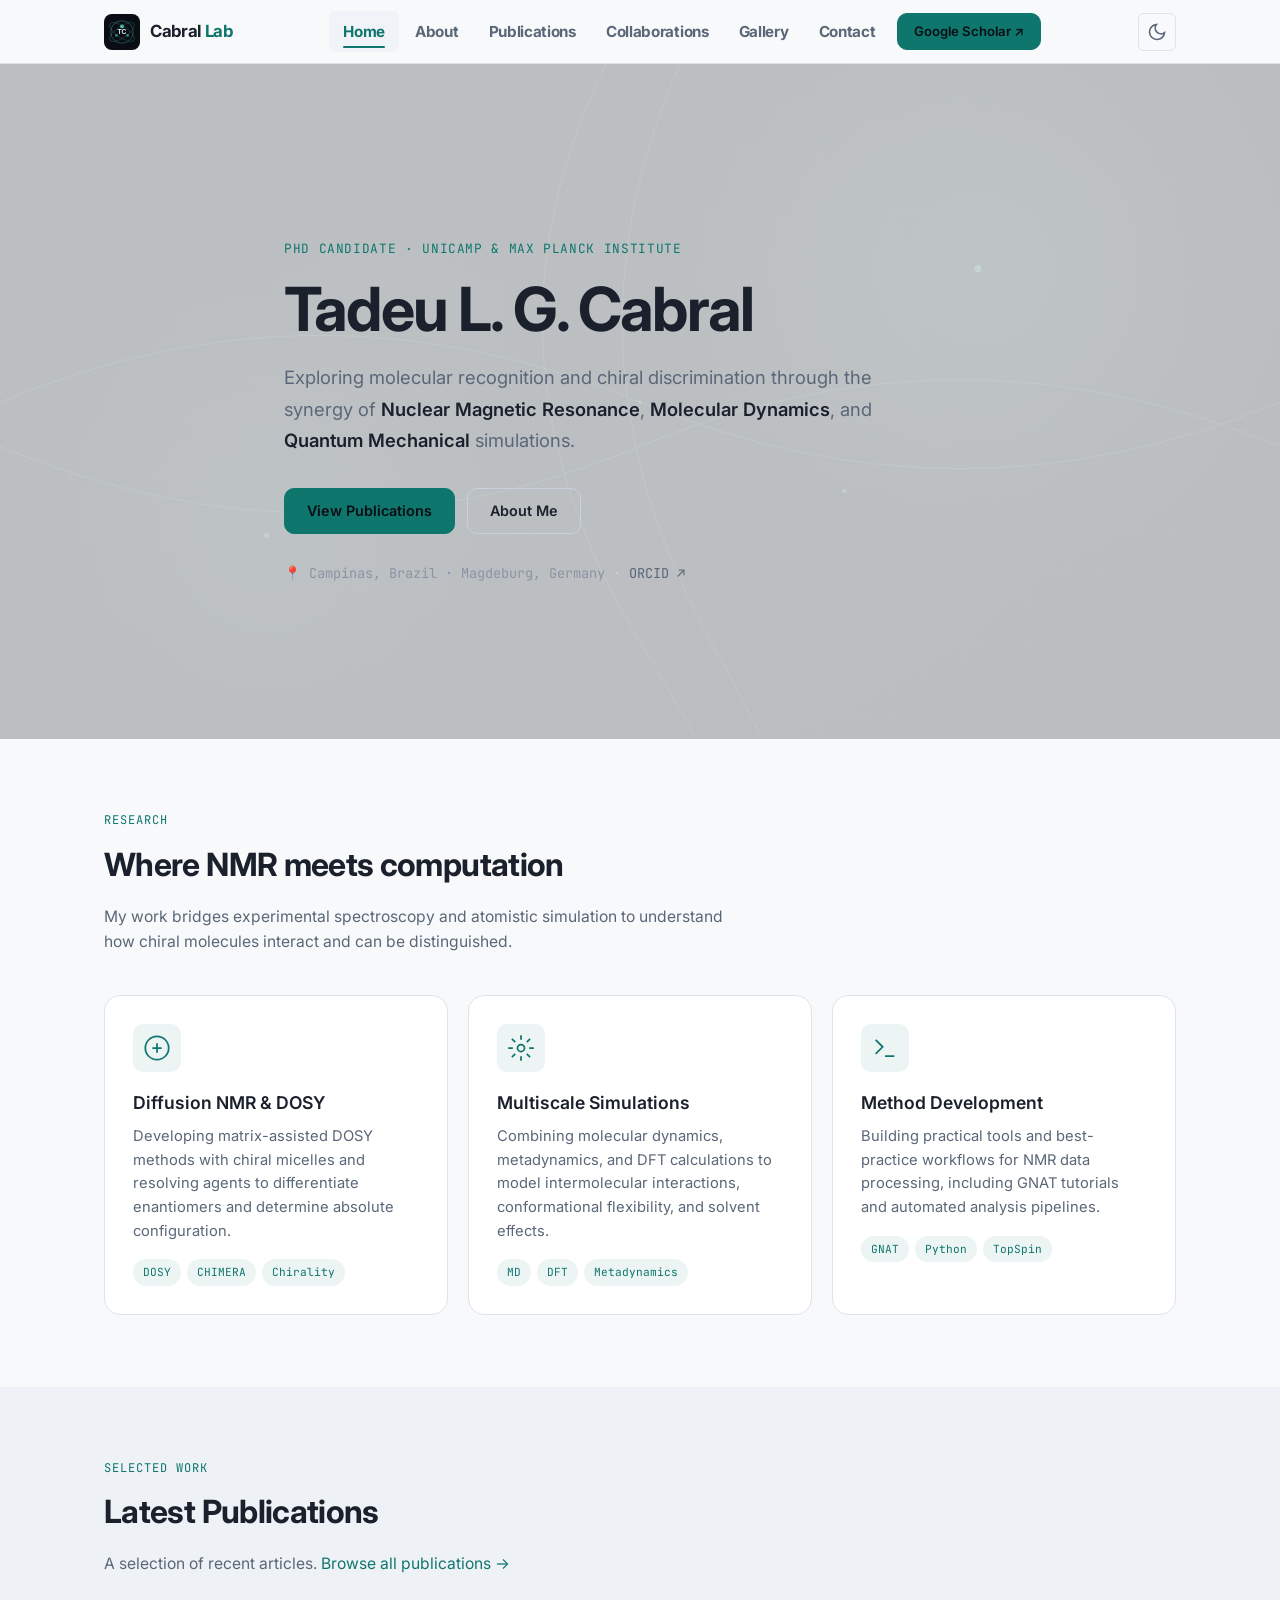
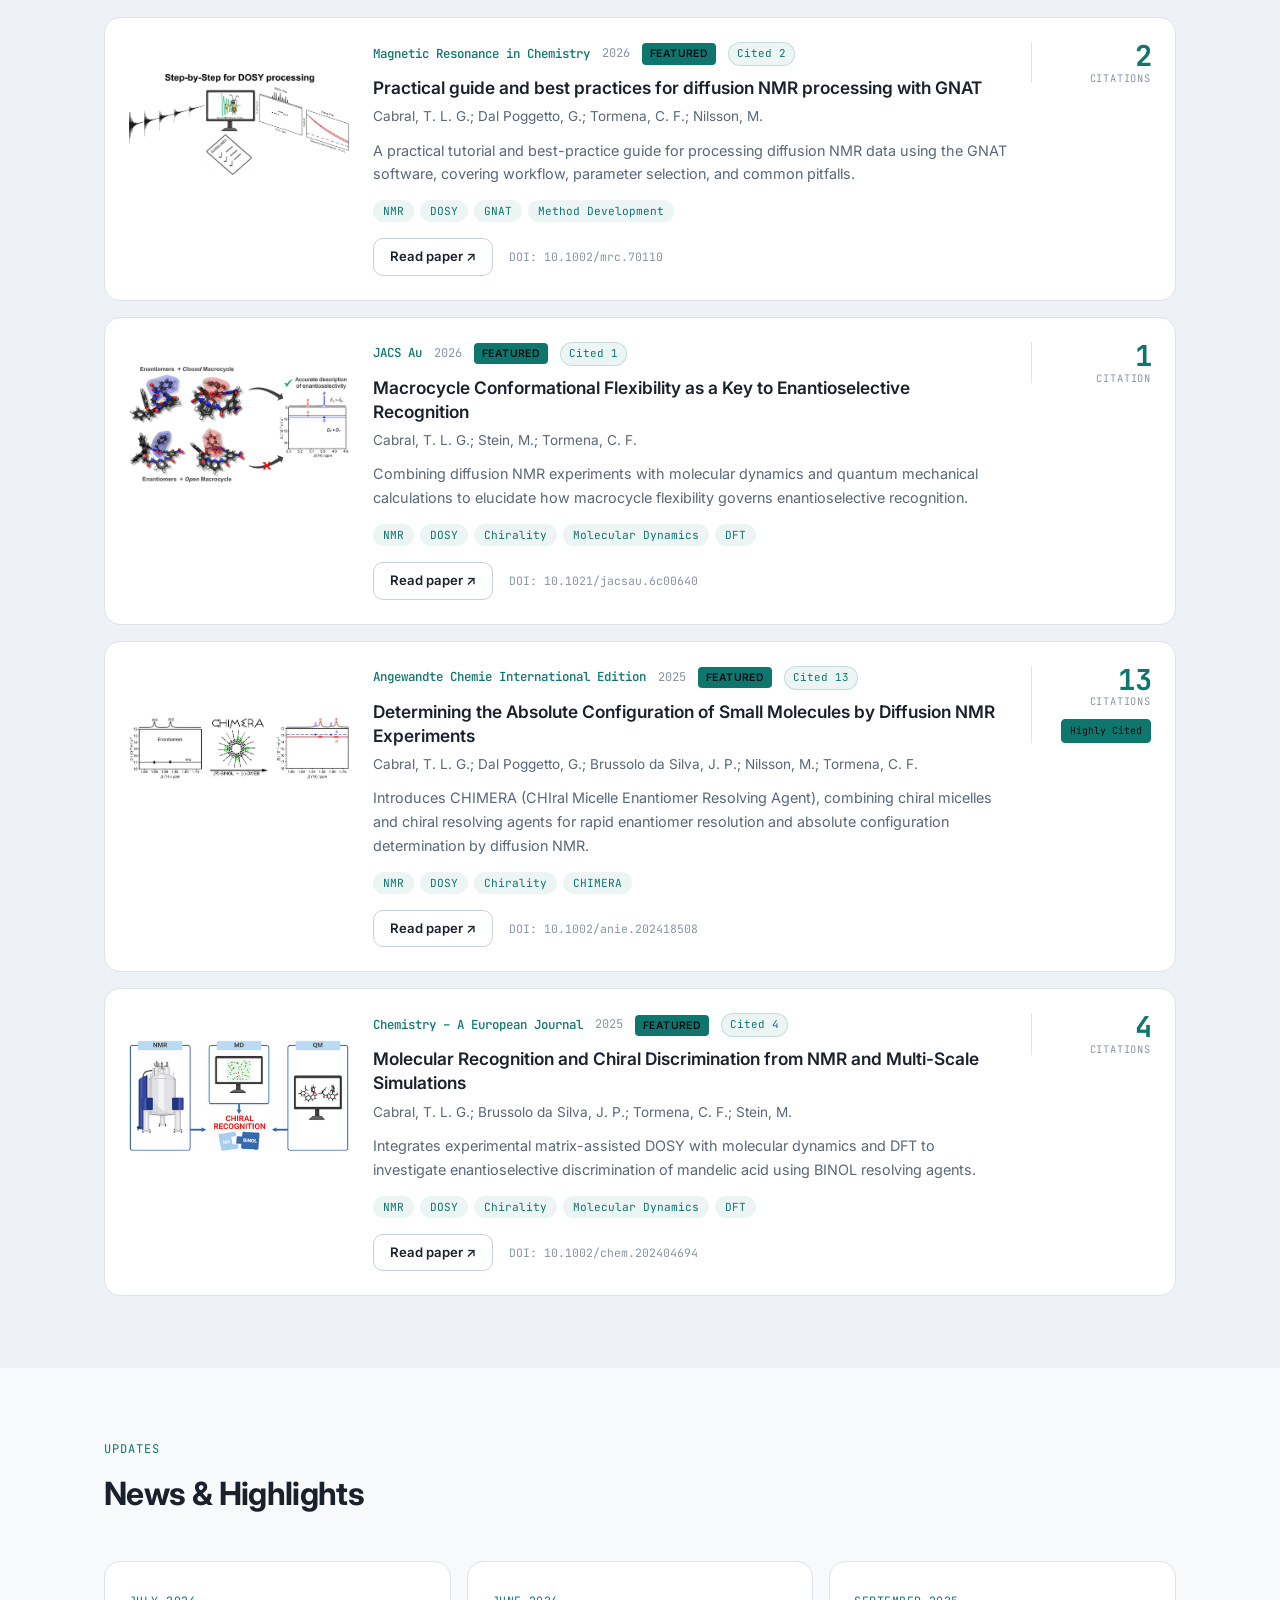
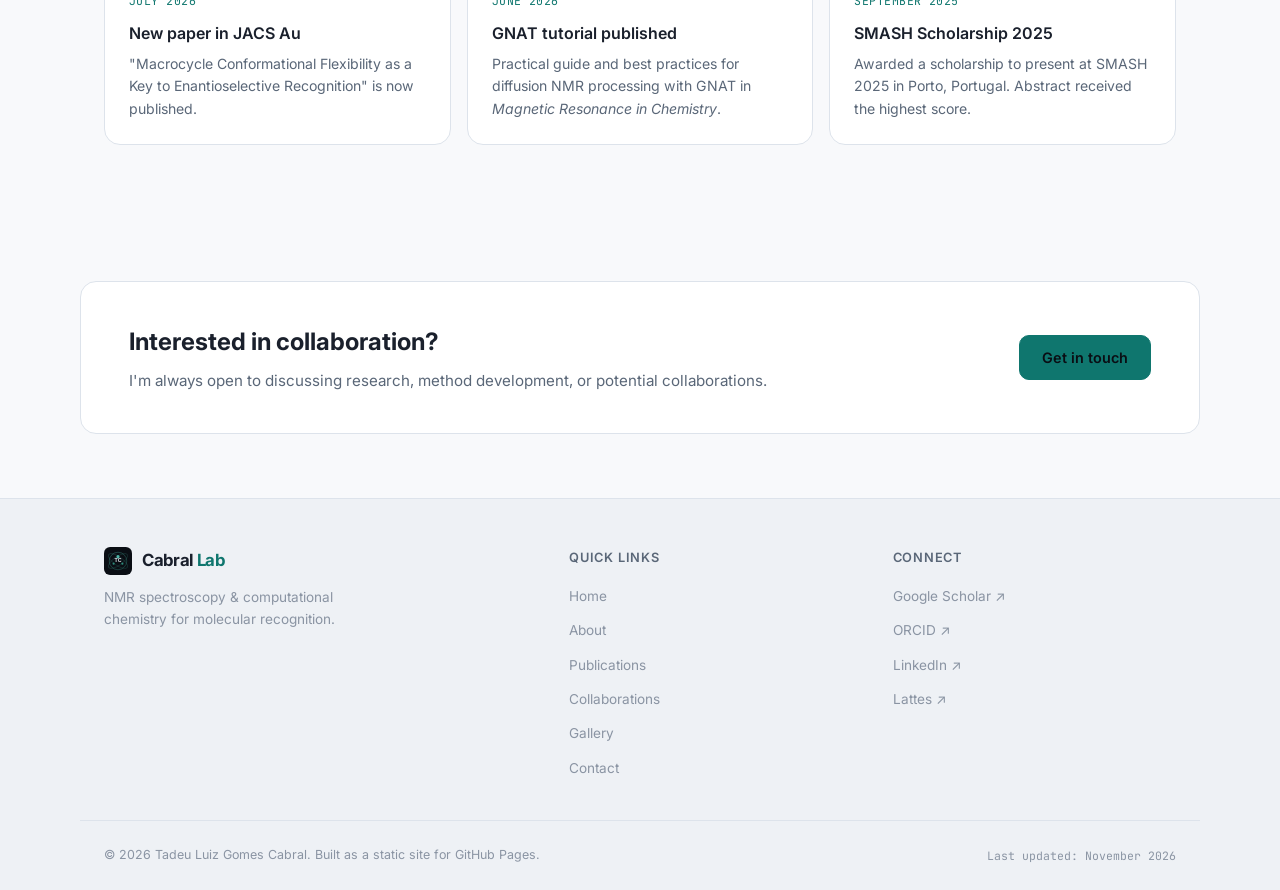
<file: index.html>
<!DOCTYPE html>
<html lang="en" data-theme="dark">
<head>
  <meta charset="UTF-8">
  <meta name="viewport" content="width=device-width, initial-scale=1.0">
  <title>Tadeu L. G. Cabral — NMR & Computational Chemistry</title>
  <meta name="description" content="PhD candidate in Physical Chemistry at UNICAMP. Research at the interface of NMR spectroscopy, molecular dynamics, and quantum mechanical calculations for chiral recognition and molecular design.">
  <meta name="author" content="Tadeu Luiz Gomes Cabral">
  <meta property="og:title" content="Tadeu L. G. Cabral — NMR & Computational Chemistry">
  <meta property="og:description" content="Research on diffusion NMR, chiral discrimination, and multiscale simulations.">
  <meta property="og:type" content="website">
  <meta property="og:image" content="assets/generated/og-image.svg">
  <meta property="og:url" content="https://tadeucabral.github.io/">
  <meta name="twitter:card" content="summary_large_image">
  <meta name="twitter:title" content="Tadeu L. G. Cabral — NMR & Computational Chemistry">
  <meta name="twitter:description" content="PhD candidate at UNICAMP working on NMR, DOSY, and computational chemistry.">
  <meta name="twitter:image" content="assets/generated/og-image.svg">
  <link rel="icon" type="image/svg+xml" href="favicon.svg">
  <link rel="apple-touch-icon" href="assets/images/logo-large.svg">
  <link rel="manifest" href="site.webmanifest">
  <link rel="preconnect" href="https://fonts.googleapis.com">
  <link rel="preconnect" href="https://fonts.gstatic.com" crossorigin>
  <link href="https://fonts.googleapis.com/css2?family=Inter:wght@300;400;500;600;700&family=JetBrains+Mono:wght@400;500&display=swap" rel="stylesheet">
  <link rel="stylesheet" href="assets/css/styles.css">
</head>
<body>
  <a href="#main" class="skip-link">Skip to content</a>

  <header class="site-header">
    <div class="container header-inner">
      <a href="index.html" class="logo" aria-label="Home">
        <img src="assets/images/logo.svg" alt="TC monogram" width="36" height="36" class="logo-img">
        <span class="logo-text">Cabral <span class="accent">Lab</span></span>
      </a>
      <nav class="nav" id="nav" aria-label="Main navigation">
        <a href="index.html" class="nav-link active">Home</a>
        <a href="about.html" class="nav-link">About</a>
        <a href="publications.html" class="nav-link">Publications</a>
        <a href="collaborations.html" class="nav-link">Collaborations</a>
        <a href="gallery.html" class="nav-link">Gallery</a>
        <a href="contact.html" class="nav-link">Contact</a>
        <a href="https://scholar.google.com/citations?user=h4mpgE4AAAAJ" target="_blank" rel="noopener" class="btn btn-primary btn-sm nav-cta">Google Scholar ↗</a>
      </nav>
      <div class="header-actions">
        <button class="theme-toggle" id="theme-toggle" aria-label="Toggle light/dark theme" title="Toggle theme">
          <svg class="icon-sun" width="20" height="20" viewBox="0 0 24 24" fill="none" stroke="currentColor" stroke-width="2"><circle cx="12" cy="12" r="5"/><path d="M12 1v2M12 21v2M4.22 4.22l1.42 1.42M18.36 18.36l1.42 1.42M1 12h2M21 12h2M4.22 19.78l1.42-1.42M18.36 5.64l1.42-1.42"/></svg>
          <svg class="icon-moon" width="20" height="20" viewBox="0 0 24 24" fill="none" stroke="currentColor" stroke-width="2"><path d="M21 12.79A9 9 0 1 1 11.21 3 7 7 0 0 0 21 12.79z"/></svg>
        </button>
        <button class="mobile-menu-btn" id="mobile-menu-btn" aria-label="Open menu" aria-expanded="false">
          <span></span><span></span><span></span>
        </button>
      </div>
    </div>
  </header>

  <main id="main">
    <section class="hero">
      <div class="hero-bg"><img src="assets/generated/bg-hero.svg" alt="" aria-hidden="true" class="hero-bg-img"></div>
      <div class="container hero-content">
        <p class="hero-eyebrow">PhD Candidate · UNICAMP & Max Planck Institute</p>
        <h1>Tadeu L. G. Cabral</h1>
        <p class="hero-subtitle">
          Exploring molecular recognition and chiral discrimination through the synergy of
          <strong>Nuclear Magnetic Resonance</strong>, <strong>Molecular Dynamics</strong>, and
          <strong>Quantum Mechanical</strong> simulations.
        </p>
        <div class="hero-actions">
          <a href="publications.html" class="btn btn-primary">View Publications</a>
          <a href="about.html" class="btn btn-outline">About Me</a>
        </div>
        <div class="hero-meta">
          <span>📍 Campinas, Brazil · Magdeburg, Germany</span>
          <span class="dot">·</span>
          <a href="https://orcid.org/0000-0003-3222-065X" target="_blank" rel="noopener">ORCID ↗</a>
        </div>
      </div>
    </section>

    <section class="section" id="research">
      <div class="container">
        <div class="section-header reveal">
          <p class="section-eyebrow">Research</p>
          <h2>Where NMR meets computation</h2>
          <p class="section-desc">My work bridges experimental spectroscopy and atomistic simulation to understand how chiral molecules interact and can be distinguished.</p>
        </div>
        <div class="card-grid reveal">
          <article class="card theme-card">
            <div class="card-icon"><svg width="28" height="28" viewBox="0 0 24 24" fill="none" stroke="currentColor" stroke-width="1.5"><path d="M12 2a10 10 0 1 0 0 20 10 10 0 0 0 0-20z"/><path d="M8 12h8M12 8v8"/></svg></div>
            <h3>Diffusion NMR & DOSY</h3>
            <p>Developing matrix-assisted DOSY methods with chiral micelles and resolving agents to differentiate enantiomers and determine absolute configuration.</p>
            <div class="tags"><span class="tag">DOSY</span><span class="tag">CHIMERA</span><span class="tag">Chirality</span></div>
          </article>
          <article class="card theme-card">
            <div class="card-icon"><svg width="28" height="28" viewBox="0 0 24 24" fill="none" stroke="currentColor" stroke-width="1.5"><circle cx="12" cy="12" r="3"/><path d="M12 1v4M12 19v4M4.22 4.22l2.83 2.83M16.95 16.95l2.83 2.83M1 12h4M19 12h4M4.22 19.78l2.83-2.83M16.95 7.05l2.83-2.83"/></svg></div>
            <h3>Multiscale Simulations</h3>
            <p>Combining molecular dynamics, metadynamics, and DFT calculations to model intermolecular interactions, conformational flexibility, and solvent effects.</p>
            <div class="tags"><span class="tag">MD</span><span class="tag">DFT</span><span class="tag">Metadynamics</span></div>
          </article>
          <article class="card theme-card">
            <div class="card-icon"><svg width="28" height="28" viewBox="0 0 24 24" fill="none" stroke="currentColor" stroke-width="1.5"><path d="M4 17l6-6-6-6M12 19h8"/></svg></div>
            <h3>Method Development</h3>
            <p>Building practical tools and best-practice workflows for NMR data processing, including GNAT tutorials and automated analysis pipelines.</p>
            <div class="tags"><span class="tag">GNAT</span><span class="tag">Python</span><span class="tag">TopSpin</span></div>
          </article>
        </div>
      </div>
    </section>

    <section class="section section-alt" id="latest-publications">
      <div class="container">
        <div class="section-header reveal">
          <p class="section-eyebrow">Selected Work</p>
          <h2>Latest Publications</h2>
          <p class="section-desc">A selection of recent articles. <a href="publications.html">Browse all publications →</a></p>
        </div>
        <div class="pub-list" id="latest-pub-list" aria-live="polite"></div>
      </div>
    </section>

    <section class="section" id="news">
      <div class="container">
        <div class="section-header reveal">
          <p class="section-eyebrow">Updates</p>
          <h2>News & Highlights</h2>
        </div>
        <div class="news-grid reveal">
          <article class="news-card">
            <time datetime="2026-07">July 2026</time>
            <h3>New paper in JACS Au</h3>
            <p>"Macrocycle Conformational Flexibility as a Key to Enantioselective Recognition" is now published.</p>
          </article>
          <article class="news-card">
            <time datetime="2026-06">June 2026</time>
            <h3>GNAT tutorial published</h3>
            <p>Practical guide and best practices for diffusion NMR processing with GNAT in <em>Magnetic Resonance in Chemistry</em>.</p>
          </article>
          <article class="news-card">
            <time datetime="2025-09">September 2025</time>
            <h3>SMASH Scholarship 2025</h3>
            <p>Awarded a scholarship to present at SMASH 2025 in Porto, Portugal. Abstract received the highest score.</p>
          </article>
        </div>
      </div>
    </section>

    <section class="section cta-section">
      <div class="container cta-inner reveal">
        <div>
          <h2>Interested in collaboration?</h2>
          <p>I'm always open to discussing research, method development, or potential collaborations.</p>
        </div>
        <a href="contact.html" class="btn btn-primary">Get in touch</a>
      </div>
    </section>
  </main>

  <footer class="site-footer">
    <div class="container footer-grid">
      <div class="footer-brand">
        <a href="index.html" class="logo"><img src="assets/images/logo.svg" alt="" width="28" height="28"><span class="logo-text">Cabral <span class="accent">Lab</span></span></a>
        <p class="footer-desc">NMR spectroscopy & computational chemistry for molecular recognition.</p>
      </div>
      <div>
        <h4>Quick Links</h4>
        <ul class="footer-links">
          <li><a href="index.html">Home</a></li>
          <li><a href="about.html">About</a></li>
          <li><a href="publications.html">Publications</a></li>
          <li><a href="collaborations.html">Collaborations</a></li>
          <li><a href="gallery.html">Gallery</a></li>
          <li><a href="contact.html">Contact</a></li>
        </ul>
      </div>
      <div>
        <h4>Connect</h4>
        <ul class="footer-links">
          <li><a href="https://scholar.google.com/citations?user=h4mpgE4AAAAJ" target="_blank" rel="noopener">Google Scholar ↗</a></li>
          <li><a href="https://orcid.org/0000-0003-3222-065X" target="_blank" rel="noopener">ORCID ↗</a></li>
          <li><a href="https://www.linkedin.com/in/tadeu-l-g-cabral-bb470a273/" target="_blank" rel="noopener">LinkedIn ↗</a></li>
          <li><a href="http://lattes.cnpq.br/0980261362824278" target="_blank" rel="noopener">Lattes ↗</a></li>
        </ul>
      </div>
    </div>
    <div class="container footer-bottom">
      <p>© 2026 Tadeu Luiz Gomes Cabral. Built as a static site for GitHub Pages.</p>
      <p class="footer-mono">Last updated: November 2026</p>
    </div>
  </footer>

  <script src="assets/js/publications.js"></script>
  <script src="assets/js/main.js"></script>
</body>
</html>
</file>
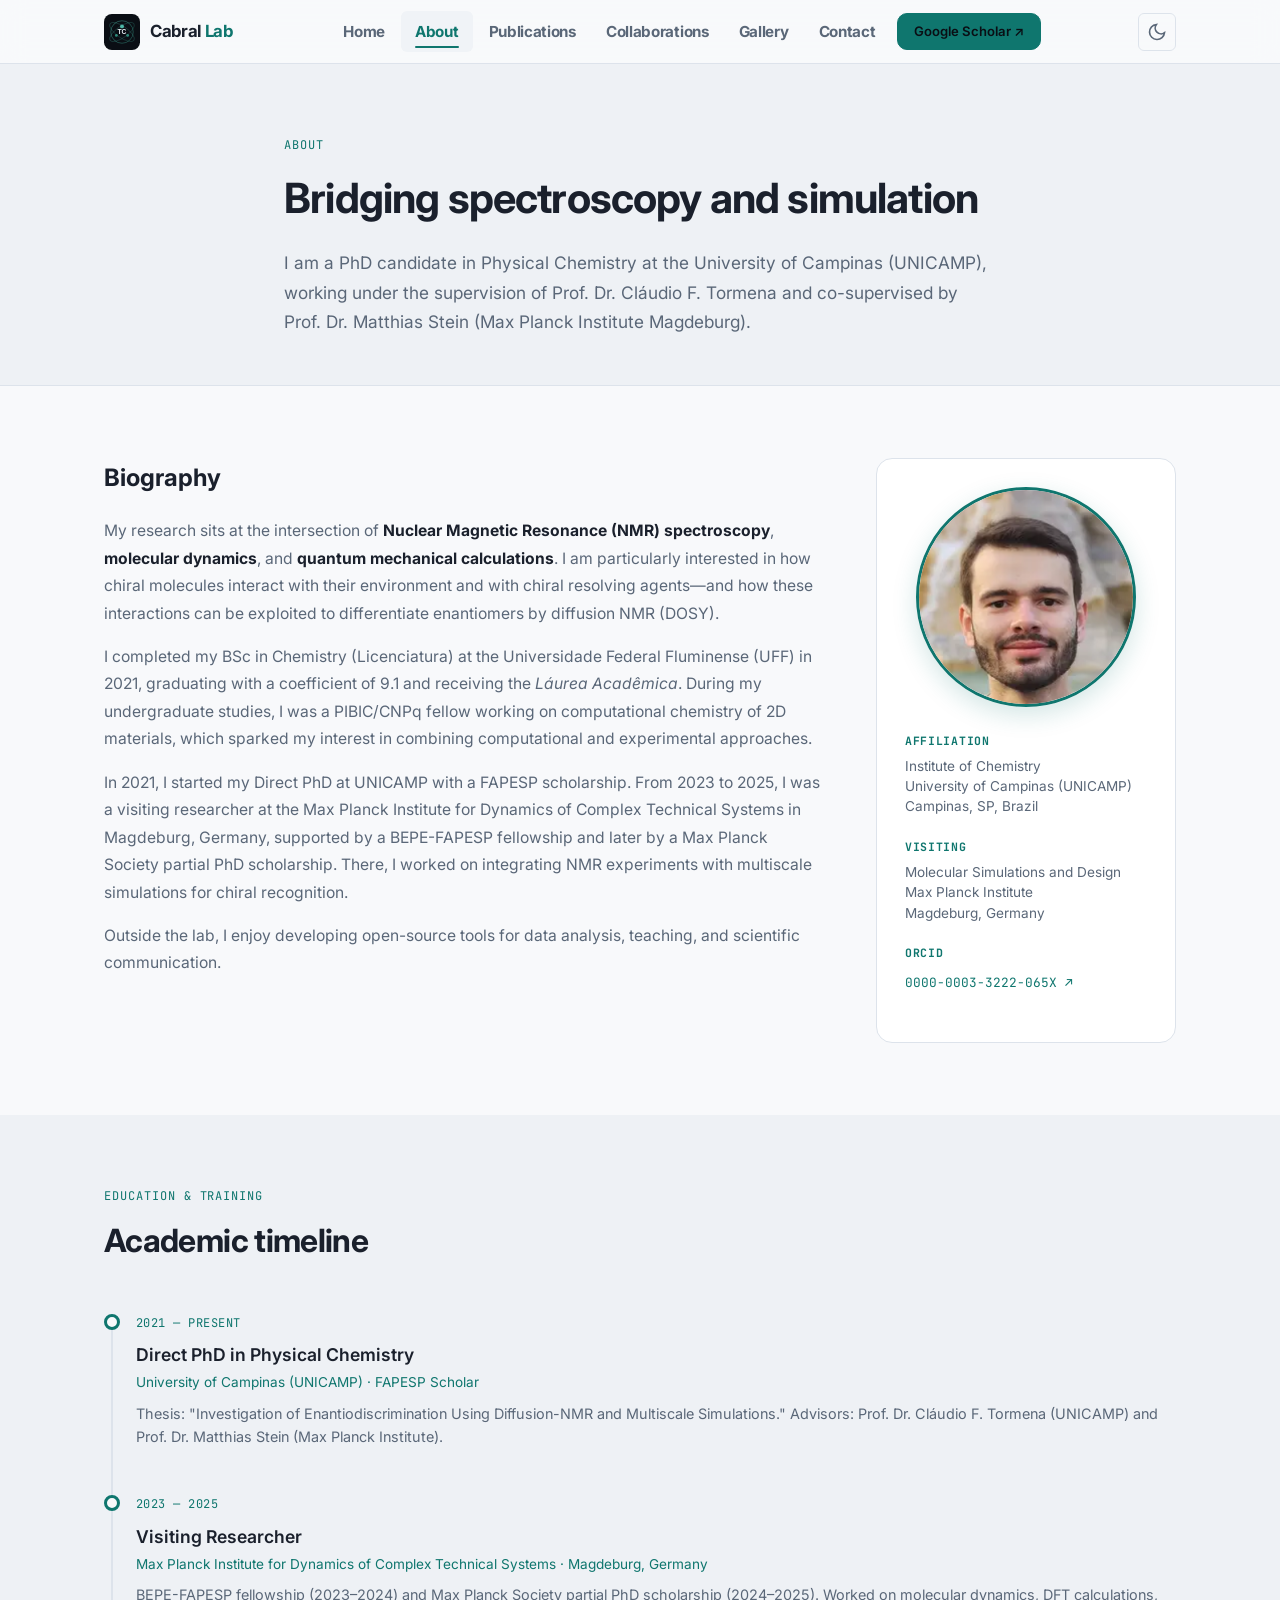
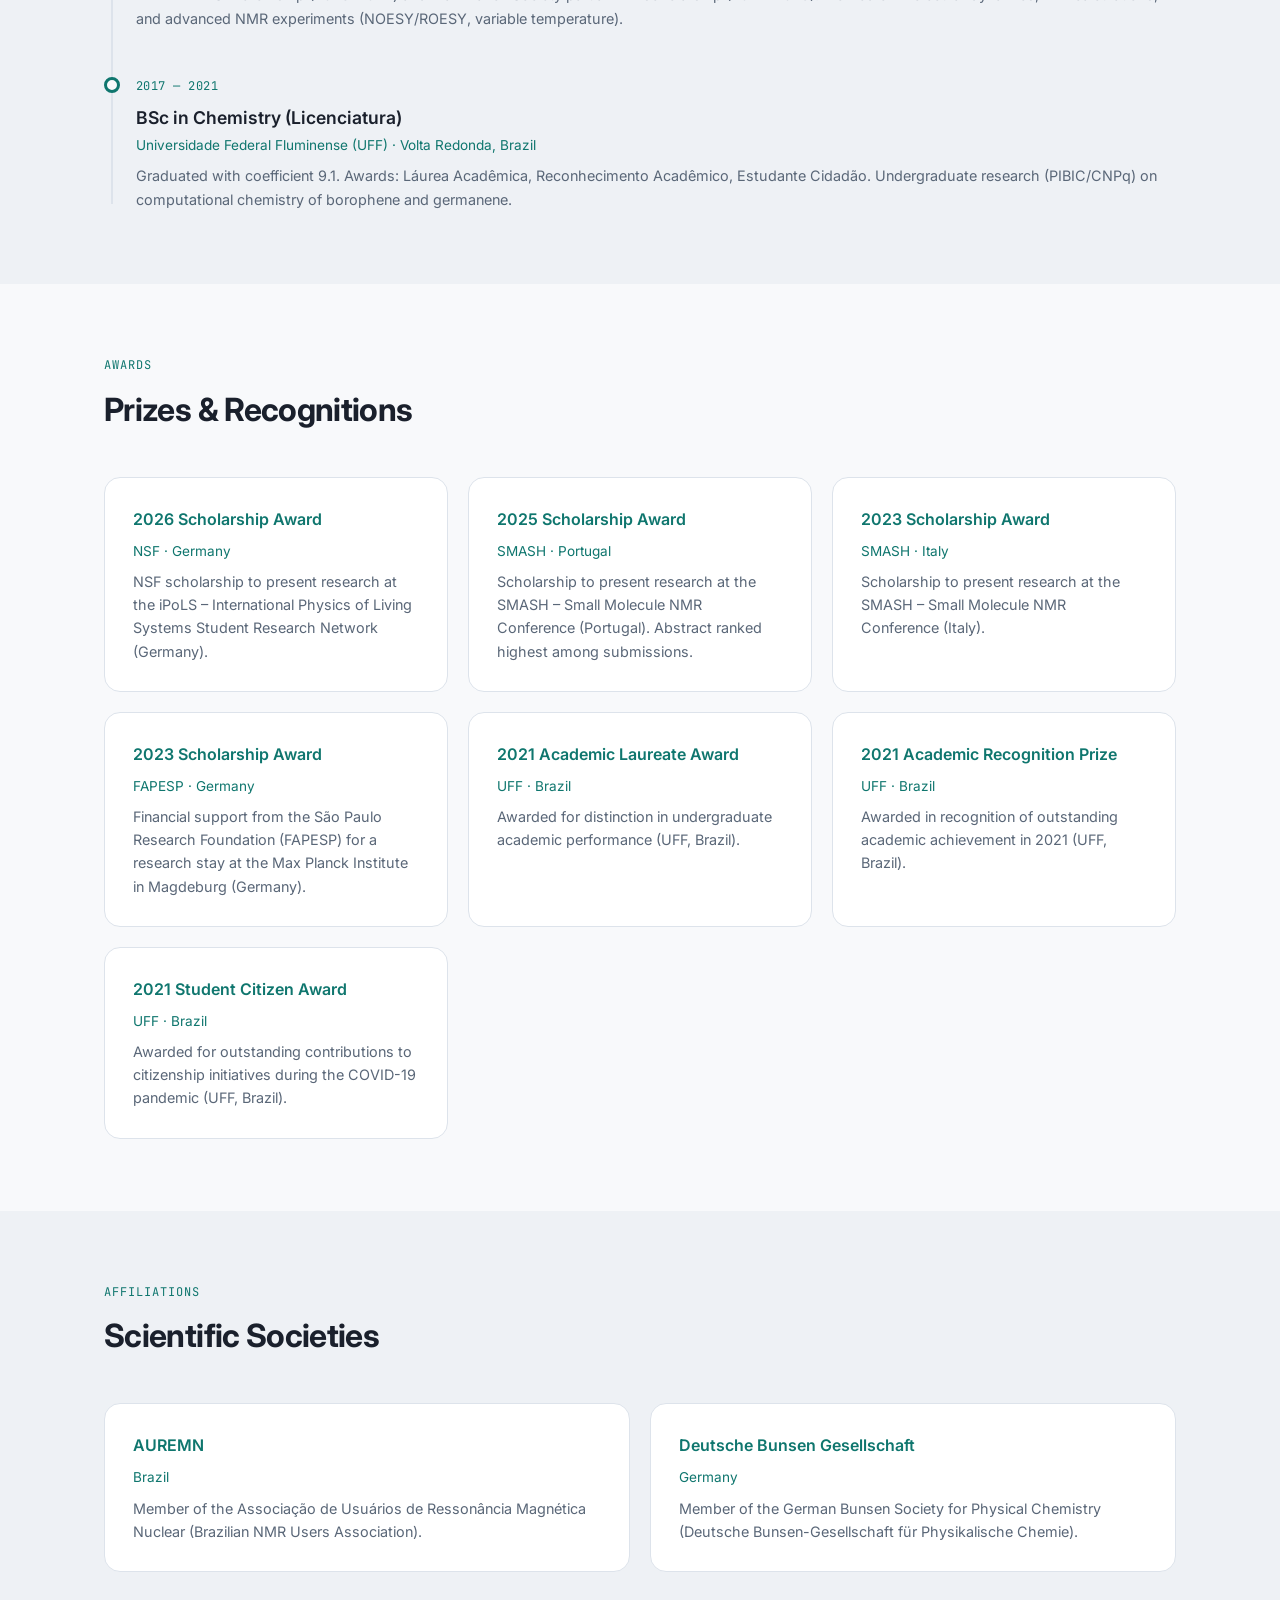
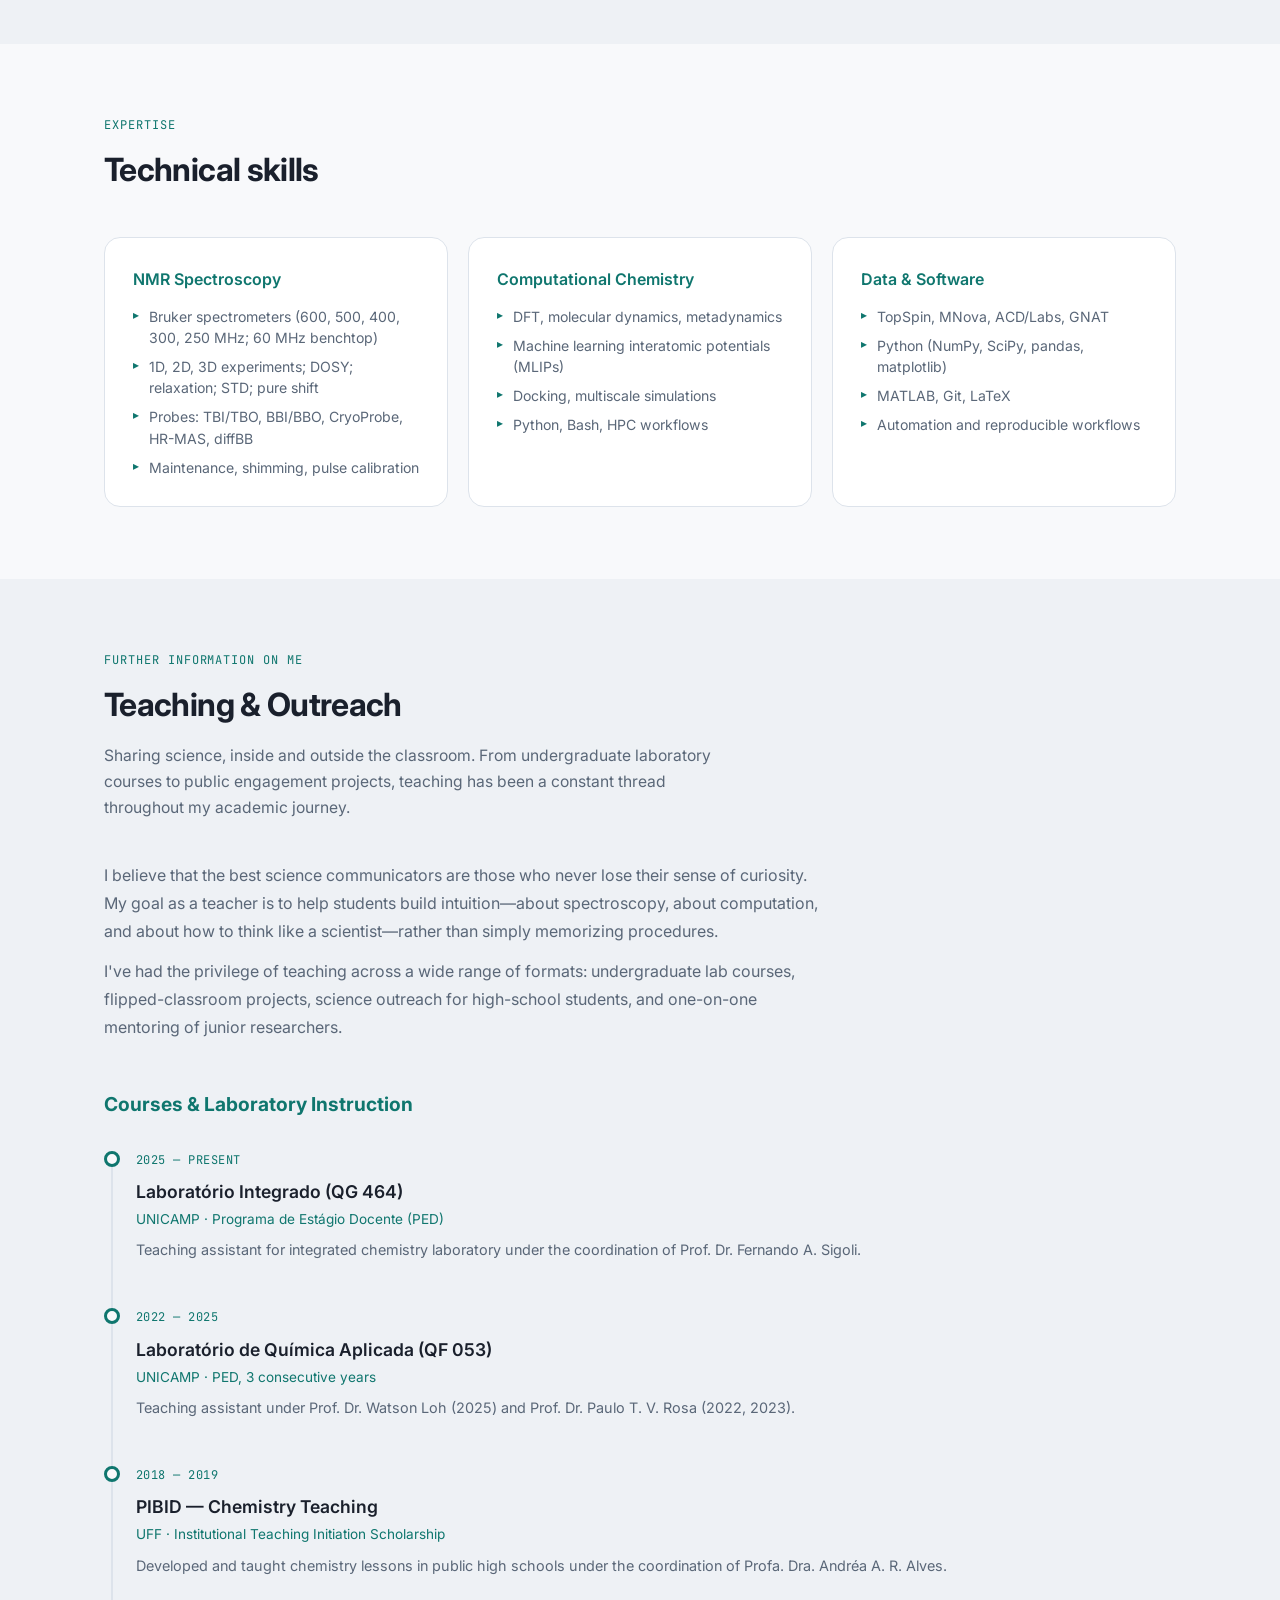
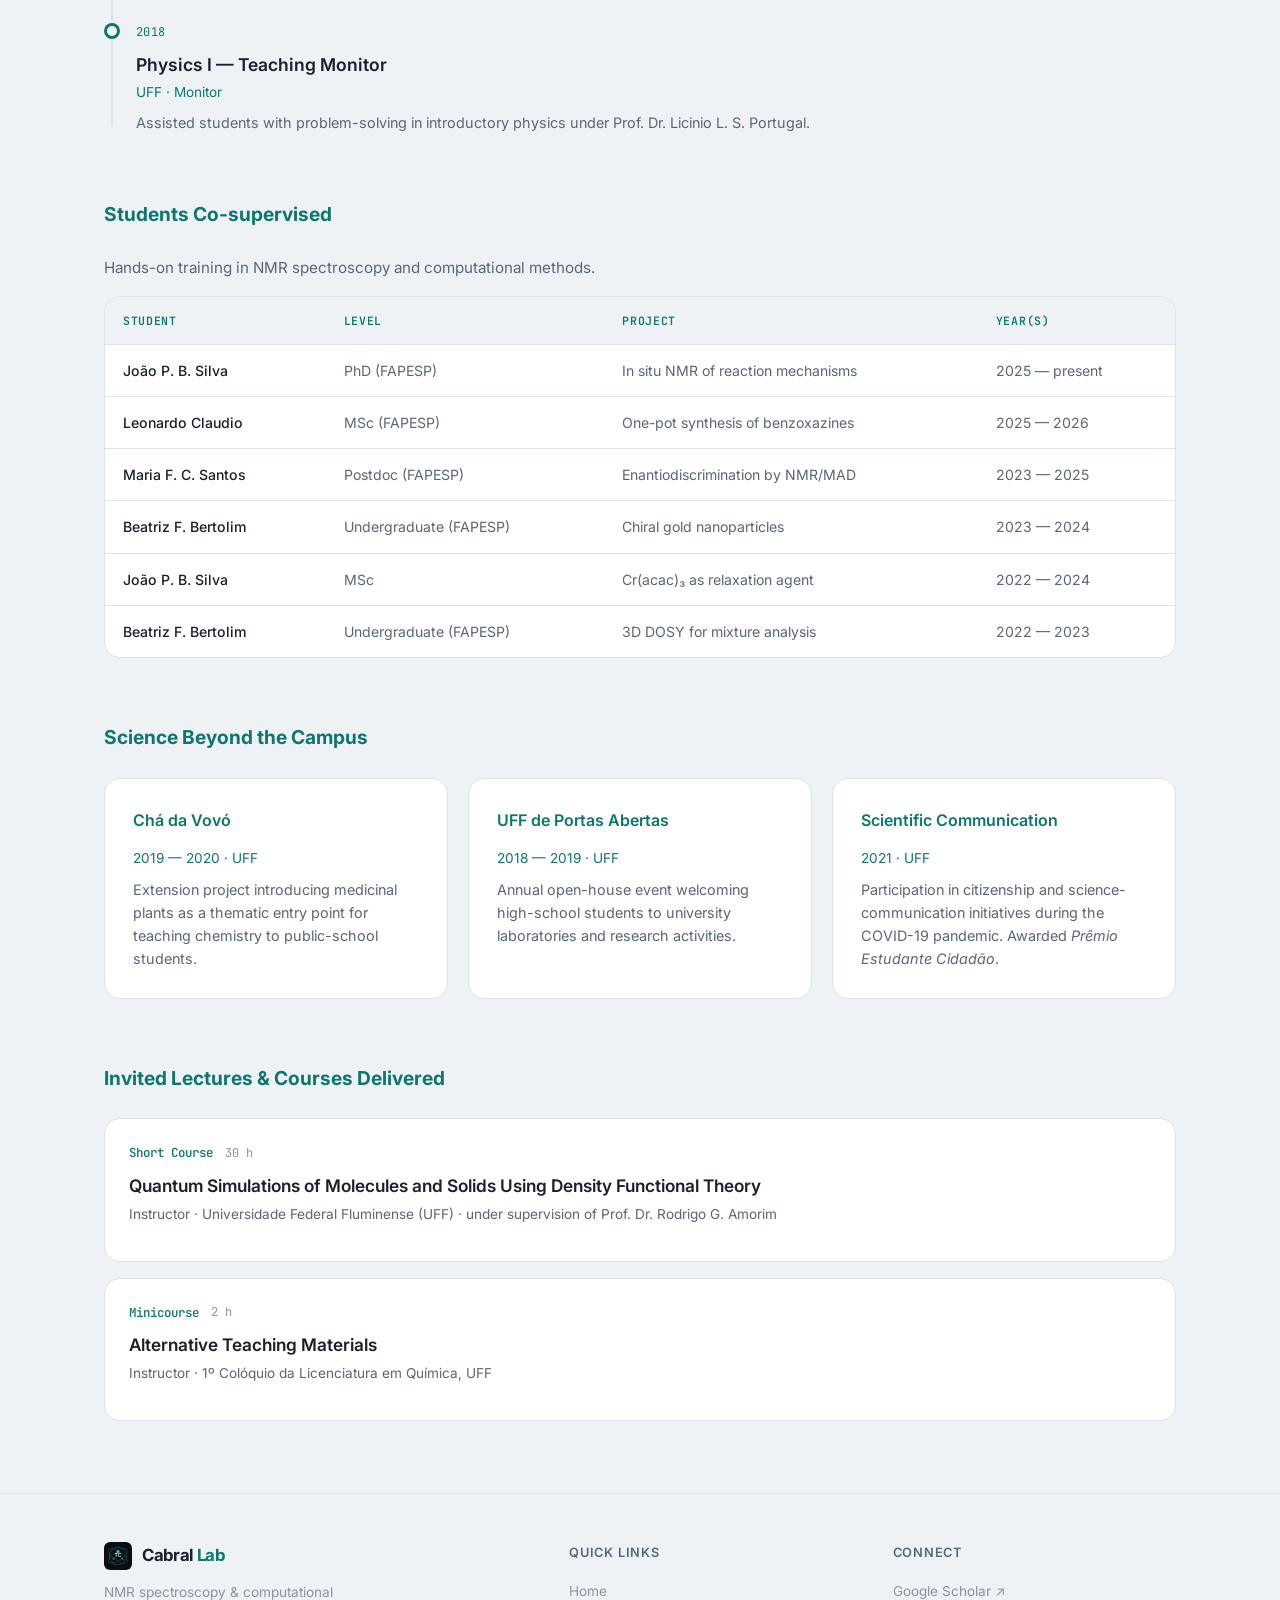
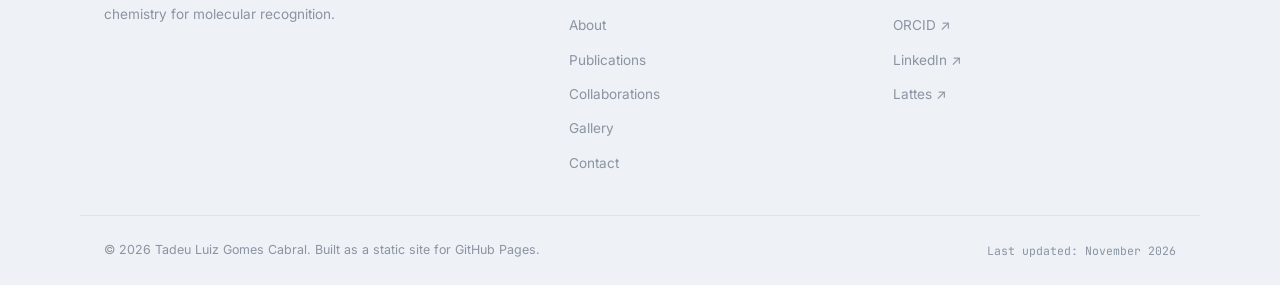
<file: about.html>
<!DOCTYPE html>
<html lang="en" data-theme="dark">
<head>
  <meta charset="UTF-8">
  <meta name="viewport" content="width=device-width, initial-scale=1.0">
  <title>About — Tadeu L. G. Cabral</title>
  <meta name="description" content="Biography, education, and research journey of Tadeu Luiz Gomes Cabral, PhD candidate in Physical Chemistry at UNICAMP.">
  <meta property="og:title" content="About — Tadeu L. G. Cabral">
  <meta property="og:description" content="Biography, education, and research journey.">
  <meta property="og:image" content="assets/generated/og-image.svg">
  <link rel="icon" type="image/svg+xml" href="favicon.svg">
  <link rel="apple-touch-icon" href="assets/images/logo-large.svg">
  <link rel="manifest" href="site.webmanifest">
  <link rel="preconnect" href="https://fonts.googleapis.com">
  <link rel="preconnect" href="https://fonts.gstatic.com" crossorigin>
  <link href="https://fonts.googleapis.com/css2?family=Inter:wght@300;400;500;600;700&family=JetBrains+Mono:wght@400;500&display=swap" rel="stylesheet">
  <link rel="stylesheet" href="assets/css/styles.css">
</head>
<body>
  <a href="#main" class="skip-link">Skip to content</a>
  <header class="site-header">
    <div class="container header-inner">
      <a href="index.html" class="logo" aria-label="Home"><img src="assets/images/logo.svg" alt="TC monogram" width="36" height="36" class="logo-img"><span class="logo-text">Cabral <span class="accent">Lab</span></span></a>
      <nav class="nav" id="nav" aria-label="Main navigation">
        <a href="index.html" class="nav-link">Home</a>
        <a href="about.html" class="nav-link active">About</a>
        <a href="publications.html" class="nav-link">Publications</a>
        <a href="collaborations.html" class="nav-link">Collaborations</a>
        <a href="gallery.html" class="nav-link">Gallery</a>
        <a href="contact.html" class="nav-link">Contact</a>
        <a href="https://scholar.google.com/citations?user=h4mpgE4AAAAJ" target="_blank" rel="noopener" class="btn btn-primary btn-sm nav-cta">Google Scholar ↗</a>
      </nav>
      <div class="header-actions">
        <button class="theme-toggle" id="theme-toggle" aria-label="Toggle theme"><svg class="icon-sun" width="20" height="20" viewBox="0 0 24 24" fill="none" stroke="currentColor" stroke-width="2"><circle cx="12" cy="12" r="5"/><path d="M12 1v2M12 21v2M4.22 4.22l1.42 1.42M18.36 18.36l1.42 1.42M1 12h2M21 12h2M4.22 19.78l1.42-1.42M18.36 5.64l1.42-1.42"/></svg><svg class="icon-moon" width="20" height="20" viewBox="0 0 24 24" fill="none" stroke="currentColor" stroke-width="2"><path d="M21 12.79A9 9 0 1 1 11.21 3 7 7 0 0 0 21 12.79z"/></svg></button>
        <button class="mobile-menu-btn" id="mobile-menu-btn" aria-label="Open menu" aria-expanded="false"><span></span><span></span><span></span></button>
      </div>
    </div>
  </header>

  <main id="main">
    <section class="page-hero">
      <div class="container page-hero-inner">
        <div class="page-hero-text">
          <p class="section-eyebrow">About</p>
          <h1>Bridging spectroscopy and simulation</h1>
          <p class="lead">
            I am a PhD candidate in Physical Chemistry at the University of Campinas (UNICAMP),
            working under the supervision of Prof. Dr. Cláudio F. Tormena and co-supervised by
            Prof. Dr. Matthias Stein (Max Planck Institute Magdeburg).
          </p>
        </div>
      </div>
    </section>

    <!-- BIOGRAPHY -->
    <section class="section">
      <div class="container about-grid">
        <div class="about-main reveal">
          <h2>Biography</h2>
          <p>
            My research sits at the intersection of <strong>Nuclear Magnetic Resonance (NMR) spectroscopy</strong>,
            <strong>molecular dynamics</strong>, and <strong>quantum mechanical calculations</strong>. I am particularly
            interested in how chiral molecules interact with their environment and with chiral resolving agents—and
            how these interactions can be exploited to differentiate enantiomers by diffusion NMR (DOSY).
          </p>
          <p>
            I completed my BSc in Chemistry (Licenciatura) at the Universidade Federal Fluminense (UFF) in 2021,
            graduating with a coefficient of 9.1 and receiving the <em>Láurea Acadêmica</em>. During my undergraduate
            studies, I was a PIBIC/CNPq fellow working on computational chemistry of 2D materials, which sparked my
            interest in combining computational and experimental approaches.
          </p>
          <p>
            In 2021, I started my Direct PhD at UNICAMP with a FAPESP scholarship. From 2023 to 2025, I was a
            visiting researcher at the Max Planck Institute for Dynamics of Complex Technical Systems in Magdeburg,
            Germany, supported by a BEPE-FAPESP fellowship and later by a Max Planck Society partial PhD scholarship.
            There, I worked on integrating NMR experiments with multiscale simulations for chiral recognition.
          </p>
          <p>
            Outside the lab, I enjoy developing open-source tools for data analysis, teaching, and scientific
            communication.
          </p>
        </div>
        <aside class="about-sidebar reveal">
          
          <!-- PROFILE PICTURE -->
          <img src="assets/images/profile.png" alt="Tadeu Luiz Gomes Cabral" class="about-profile-img">
          
          <div class="info-block"><h4>Affiliation</h4><p>Institute of Chemistry<br>University of Campinas (UNICAMP)<br>Campinas, SP, Brazil</p></div>
          <div class="info-block"><h4>Visiting</h4><p>Molecular Simulations and Design<br>Max Planck Institute<br>Magdeburg, Germany</p></div>
          <div class="info-block"><h4>ORCID</h4><a href="https://orcid.org/0000-0003-3222-065X" target="_blank" rel="noopener" class="link-mono">0000-0003-3222-065X ↗</a></div>
        </aside>
      </div>
    </section>

    <!-- ACADEMIC TIMELINE -->
    <section class="section section-alt">
      <div class="container">
        <div class="section-header reveal">
          <p class="section-eyebrow">Education & Training</p>
          <h2>Academic timeline</h2>
        </div>
        <div class="timeline reveal">
          <div class="timeline-item">
            <div class="timeline-dot"></div>
            <time>2021 — present</time>
            <h3>Direct PhD in Physical Chemistry</h3>
            <p class="timeline-org">University of Campinas (UNICAMP) · FAPESP Scholar</p>
            <p>Thesis: "Investigation of Enantiodiscrimination Using Diffusion-NMR and Multiscale Simulations." Advisors: Prof. Dr. Cláudio F. Tormena (UNICAMP) and Prof. Dr. Matthias Stein (Max Planck Institute).</p>
          </div>
          <div class="timeline-item">
            <div class="timeline-dot"></div>
            <time>2023 — 2025</time>
            <h3>Visiting Researcher</h3>
            <p class="timeline-org">Max Planck Institute for Dynamics of Complex Technical Systems · Magdeburg, Germany</p>
            <p>BEPE-FAPESP fellowship (2023–2024) and Max Planck Society partial PhD scholarship (2024–2025). Worked on molecular dynamics, DFT calculations, and advanced NMR experiments (NOESY/ROESY, variable temperature).</p>
          </div>
          <div class="timeline-item">
            <div class="timeline-dot"></div>
            <time>2017 — 2021</time>
            <h3>BSc in Chemistry (Licenciatura)</h3>
            <p class="timeline-org">Universidade Federal Fluminense (UFF) · Volta Redonda, Brazil</p>
            <p>Graduated with coefficient 9.1. Awards: Láurea Acadêmica, Reconhecimento Acadêmico, Estudante Cidadão. Undergraduate research (PIBIC/CNPq) on computational chemistry of borophene and germanene.</p>
          </div>
        </div>
      </div>
    </section>

    <!-- PRIZES & RECOGNITIONS -->
    <section class="section">
      <div class="container">
        <div class="section-header reveal">
          <p class="section-eyebrow">Awards</p>
          <h2>Prizes & Recognitions</h2>
        </div>
        <div class="skills-grid reveal">
          <div class="skill-card">
            <h3 style="color: var(--accent); margin-bottom: 8px;">2026 Scholarship Award</h3>
            <p class="timeline-org" style="margin-bottom: 8px;">NSF · Germany</p>
            <p style="color: var(--text-muted); font-size: 0.9rem; line-height: 1.6;">NSF scholarship to present research at the iPoLS – International Physics of Living Systems Student Research Network (Germany).</p>
          </div>
          <div class="skill-card">
            <h3 style="color: var(--accent); margin-bottom: 8px;">2025 Scholarship Award</h3>
            <p class="timeline-org" style="margin-bottom: 8px;">SMASH · Portugal</p>
            <p style="color: var(--text-muted); font-size: 0.9rem; line-height: 1.6;">Scholarship to present research at the SMASH – Small Molecule NMR Conference (Portugal). Abstract ranked highest among submissions.</p>
          </div>
          <div class="skill-card">
            <h3 style="color: var(--accent); margin-bottom: 8px;">2023 Scholarship Award</h3>
            <p class="timeline-org" style="margin-bottom: 8px;">SMASH · Italy</p>
            <p style="color: var(--text-muted); font-size: 0.9rem; line-height: 1.6;">Scholarship to present research at the SMASH – Small Molecule NMR Conference (Italy).</p>
          </div>
          <div class="skill-card">
            <h3 style="color: var(--accent); margin-bottom: 8px;">2023 Scholarship Award</h3>
            <p class="timeline-org" style="margin-bottom: 8px;">FAPESP · Germany</p>
            <p style="color: var(--text-muted); font-size: 0.9rem; line-height: 1.6;">Financial support from the São Paulo Research Foundation (FAPESP) for a research stay at the Max Planck Institute in Magdeburg (Germany).</p>
          </div>
          <div class="skill-card">
            <h3 style="color: var(--accent); margin-bottom: 8px;">2021 Academic Laureate Award</h3>
            <p class="timeline-org" style="margin-bottom: 8px;">UFF · Brazil</p>
            <p style="color: var(--text-muted); font-size: 0.9rem; line-height: 1.6;">Awarded for distinction in undergraduate academic performance (UFF, Brazil).</p>
          </div>
          <div class="skill-card">
            <h3 style="color: var(--accent); margin-bottom: 8px;">2021 Academic Recognition Prize</h3>
            <p class="timeline-org" style="margin-bottom: 8px;">UFF · Brazil</p>
            <p style="color: var(--text-muted); font-size: 0.9rem; line-height: 1.6;">Awarded in recognition of outstanding academic achievement in 2021 (UFF, Brazil).</p>
          </div>
          <div class="skill-card">
            <h3 style="color: var(--accent); margin-bottom: 8px;">2021 Student Citizen Award</h3>
            <p class="timeline-org" style="margin-bottom: 8px;">UFF · Brazil</p>
            <p style="color: var(--text-muted); font-size: 0.9rem; line-height: 1.6;">Awarded for outstanding contributions to citizenship initiatives during the COVID-19 pandemic (UFF, Brazil).</p>
          </div>
        </div>
      </div>
    </section>

    <!-- SCIENTIFIC SOCIETIES -->
    <section class="section section-alt">
      <div class="container">
        <div class="section-header reveal">
          <p class="section-eyebrow">Affiliations</p>
          <h2>Scientific Societies</h2>
        </div>
        <div class="skills-grid reveal">
          <div class="skill-card">
            <h3 style="color: var(--accent); margin-bottom: 8px;">AUREMN</h3>
            <p class="timeline-org" style="margin-bottom: 8px;">Brazil</p>
            <p style="color: var(--text-muted); font-size: 0.9rem; line-height: 1.6;">Member of the Associação de Usuários de Ressonância Magnética Nuclear (Brazilian NMR Users Association).</p>
          </div>
          <div class="skill-card">
            <h3 style="color: var(--accent); margin-bottom: 8px;">Deutsche Bunsen Gesellschaft</h3>
            <p class="timeline-org" style="margin-bottom: 8px;">Germany</p>
            <p style="color: var(--text-muted); font-size: 0.9rem; line-height: 1.6;">Member of the German Bunsen Society for Physical Chemistry (Deutsche Bunsen-Gesellschaft für Physikalische Chemie).</p>
          </div>
        </div>
      </div>
    </section>

    <!-- TECHNICAL SKILLS -->
    <section class="section">
      <div class="container">
        <div class="section-header reveal">
          <p class="section-eyebrow">Expertise</p>
          <h2>Technical skills</h2>
        </div>
        <div class="skills-grid reveal">
          <div class="skill-card">
            <h3>NMR Spectroscopy</h3>
            <ul>
              <li>Bruker spectrometers (600, 500, 400, 300, 250 MHz; 60 MHz benchtop)</li>
              <li>1D, 2D, 3D experiments; DOSY; relaxation; STD; pure shift</li>
              <li>Probes: TBI/TBO, BBI/BBO, CryoProbe, HR-MAS, diffBB</li>
              <li>Maintenance, shimming, pulse calibration</li>
            </ul>
          </div>
          <div class="skill-card">
            <h3>Computational Chemistry</h3>
            <ul>
              <li>DFT, molecular dynamics, metadynamics</li>
              <li>Machine learning interatomic potentials (MLIPs)</li>
              <li>Docking, multiscale simulations</li>
              <li>Python, Bash, HPC workflows</li>
            </ul>
          </div>
          <div class="skill-card">
            <h3>Data & Software</h3>
            <ul>
              <li>TopSpin, MNova, ACD/Labs, GNAT</li>
              <li>Python (NumPy, SciPy, pandas, matplotlib)</li>
              <li>MATLAB, Git, LaTeX</li>
              <li>Automation and reproducible workflows</li>
            </ul>
          </div>
        </div>
      </div>
    </section>

    <!-- FURTHER INFORMATION: TEACHING & OUTREACH -->
    <section class="section section-alt" id="teaching">
      <div class="container">
        <div class="section-header reveal">
          <p class="section-eyebrow">Further information on me</p>
          <h2>Teaching & Outreach</h2>
          <p class="section-desc">Sharing science, inside and outside the classroom. From undergraduate laboratory courses to public engagement projects, teaching has been a constant thread throughout my academic journey.</p>
        </div>

        <!-- Teaching Philosophy -->
        <div class="collab-intro reveal" style="margin-bottom: 48px;">
          <p>I believe that the best science communicators are those who never lose their sense of curiosity. My goal as a teacher is to help students build intuition—about spectroscopy, about computation, and about how to think like a scientist—rather than simply memorizing procedures.</p>
          <p>I've had the privilege of teaching across a wide range of formats: undergraduate lab courses, flipped-classroom projects, science outreach for high-school students, and one-on-one mentoring of junior researchers.</p>
        </div>

        <!-- Courses & Laboratory Instruction -->
        <h3 style="font-size: 1.2rem; margin-bottom: 24px; color: var(--accent);">Courses & Laboratory Instruction</h3>
        <div class="timeline reveal" style="margin-bottom: 64px;">
          <div class="timeline-item">
            <div class="timeline-dot"></div>
            <time>2025 — present</time>
            <h3>Laboratório Integrado (QG 464)</h3>
            <p class="timeline-org">UNICAMP · Programa de Estágio Docente (PED)</p>
            <p>Teaching assistant for integrated chemistry laboratory under the coordination of Prof. Dr. Fernando A. Sigoli.</p>
          </div>
          <div class="timeline-item">
            <div class="timeline-dot"></div>
            <time>2022 — 2025</time>
            <h3>Laboratório de Química Aplicada (QF 053)</h3>
            <p class="timeline-org">UNICAMP · PED, 3 consecutive years</p>
            <p>Teaching assistant under Prof. Dr. Watson Loh (2025) and Prof. Dr. Paulo T. V. Rosa (2022, 2023).</p>
          </div>
          <div class="timeline-item">
            <div class="timeline-dot"></div>
            <time>2018 — 2019</time>
            <h3>PIBID — Chemistry Teaching</h3>
            <p class="timeline-org">UFF · Institutional Teaching Initiation Scholarship</p>
            <p>Developed and taught chemistry lessons in public high schools under the coordination of Profa. Dra. Andréa A. R. Alves.</p>
          </div>
          <div class="timeline-item">
            <div class="timeline-dot"></div>
            <time>2018</time>
            <h3>Physics I — Teaching Monitor</h3>
            <p class="timeline-org">UFF · Monitor</p>
            <p>Assisted students with problem-solving in introductory physics under Prof. Dr. Licinio L. S. Portugal.</p>
          </div>
        </div>

        <!-- Mentoring -->
        <h3 style="font-size: 1.2rem; margin-bottom: 24px; color: var(--accent);">Students Co-supervised</h3>
        <p style="color: var(--text-muted); margin-bottom: 16px; font-size: 0.95rem;">Hands-on training in NMR spectroscopy and computational methods.</p>
        <div class="table-wrapper reveal" style="margin-bottom: 64px;">
          <table class="data-table">
            <thead>
              <tr>
                <th>Student</th>
                <th>Level</th>
                <th>Project</th>
                <th>Year(s)</th>
              </tr>
            </thead>
            <tbody>
              <tr><td>João P. B. Silva</td><td>PhD (FAPESP)</td><td>In situ NMR of reaction mechanisms</td><td>2025 — present</td></tr>
              <tr><td>Leonardo Claudio</td><td>MSc (FAPESP)</td><td>One-pot synthesis of benzoxazines</td><td>2025 — 2026</td></tr>
              <tr><td>Maria F. C. Santos</td><td>Postdoc (FAPESP)</td><td>Enantiodiscrimination by NMR/MAD</td><td>2023 — 2025</td></tr>
              <tr><td>Beatriz F. Bertolim</td><td>Undergraduate (FAPESP)</td><td>Chiral gold nanoparticles</td><td>2023 — 2024</td></tr>
              <tr><td>João P. B. Silva</td><td>MSc</td><td>Cr(acac)₃ as relaxation agent</td><td>2022 — 2024</td></tr>
              <tr><td>Beatriz F. Bertolim</td><td>Undergraduate (FAPESP)</td><td>3D DOSY for mixture analysis</td><td>2022 — 2023</td></tr>
            </tbody>
          </table>
        </div>

        <!-- Outreach & Invited Lectures -->
        <h3 style="font-size: 1.2rem; margin-bottom: 24px; color: var(--accent);">Science Beyond the Campus</h3>
        <div class="skills-grid reveal" style="margin-bottom: 64px;">
          <div class="skill-card">
            <h3>Chá da Vovó</h3>
            <p class="timeline-org">2019 — 2020 · UFF</p>
            <p style="color:var(--text-muted);font-size:0.9rem;line-height:1.6;">Extension project introducing medicinal plants as a thematic entry point for teaching chemistry to public-school students.</p>
          </div>
          <div class="skill-card">
            <h3>UFF de Portas Abertas</h3>
            <p class="timeline-org">2018 — 2019 · UFF</p>
            <p style="color:var(--text-muted);font-size:0.9rem;line-height:1.6;">Annual open-house event welcoming high-school students to university laboratories and research activities.</p>
          </div>
          <div class="skill-card">
            <h3>Scientific Communication</h3>
            <p class="timeline-org">2021 · UFF</p>
            <p style="color:var(--text-muted);font-size:0.9rem;line-height:1.6;">Participation in citizenship and science-communication initiatives during the COVID-19 pandemic. Awarded <em>Prêmio Estudante Cidadão</em>.</p>
          </div>
        </div>

        <h3 style="font-size: 1.2rem; margin-bottom: 24px; color: var(--accent);">Invited Lectures & Courses Delivered</h3>
        <div class="pub-list">
          <article class="pub-card">
            <div class="pub-card-body">
              <div class="pub-meta"><span class="pub-journal">Short Course</span><span class="pub-year">30 h</span></div>
              <h3 class="pub-title">Quantum Simulations of Molecules and Solids Using Density Functional Theory</h3>
              <p class="pub-authors">Instructor · Universidade Federal Fluminense (UFF) · under supervision of Prof. Dr. Rodrigo G. Amorim</p>
            </div>
          </article>
          <article class="pub-card">
            <div class="pub-card-body">
              <div class="pub-meta"><span class="pub-journal">Minicourse</span><span class="pub-year">2 h</span></div>
              <h3 class="pub-title">Alternative Teaching Materials</h3>
              <p class="pub-authors">Instructor · 1º Colóquio da Licenciatura em Química, UFF</p>
            </div>
          </article>
        </div>

      </div>
    </section>
  </main>

  <footer class="site-footer">
    <div class="container footer-grid">
      <div class="footer-brand"><a href="index.html" class="logo"><img src="assets/images/logo.svg" alt="" width="28" height="28"><span class="logo-text">Cabral <span class="accent">Lab</span></span></a><p class="footer-desc">NMR spectroscopy & computational chemistry for molecular recognition.</p></div>
      <div><h4>Quick Links</h4><ul class="footer-links"><li><a href="index.html">Home</a></li><li><a href="about.html">About</a></li><li><a href="publications.html">Publications</a></li><li><a href="collaborations.html">Collaborations</a></li><li><a href="gallery.html">Gallery</a></li><li><a href="contact.html">Contact</a></li></ul></div>
      <div><h4>Connect</h4><ul class="footer-links"><li><a href="https://scholar.google.com/citations?user=h4mpgE4AAAAJ" target="_blank" rel="noopener">Google Scholar ↗</a></li><li><a href="https://orcid.org/0000-0003-3222-065X" target="_blank" rel="noopener">ORCID ↗</a></li><li><a href="https://www.linkedin.com/in/tadeu-l-g-cabral-bb470a273/" target="_blank" rel="noopener">LinkedIn ↗</a></li><li><a href="http://lattes.cnpq.br/0980261362824278" target="_blank" rel="noopener">Lattes ↗</a></li></ul></div>
    </div>
    <div class="container footer-bottom"><p>© 2026 Tadeu Luiz Gomes Cabral. Built as a static site for GitHub Pages.</p><p class="footer-mono">Last updated: November 2026</p></div>
  </footer>

  <script src="assets/js/publications.js"></script>
  <script src="assets/js/main.js"></script>
</body>
</html>
</file>
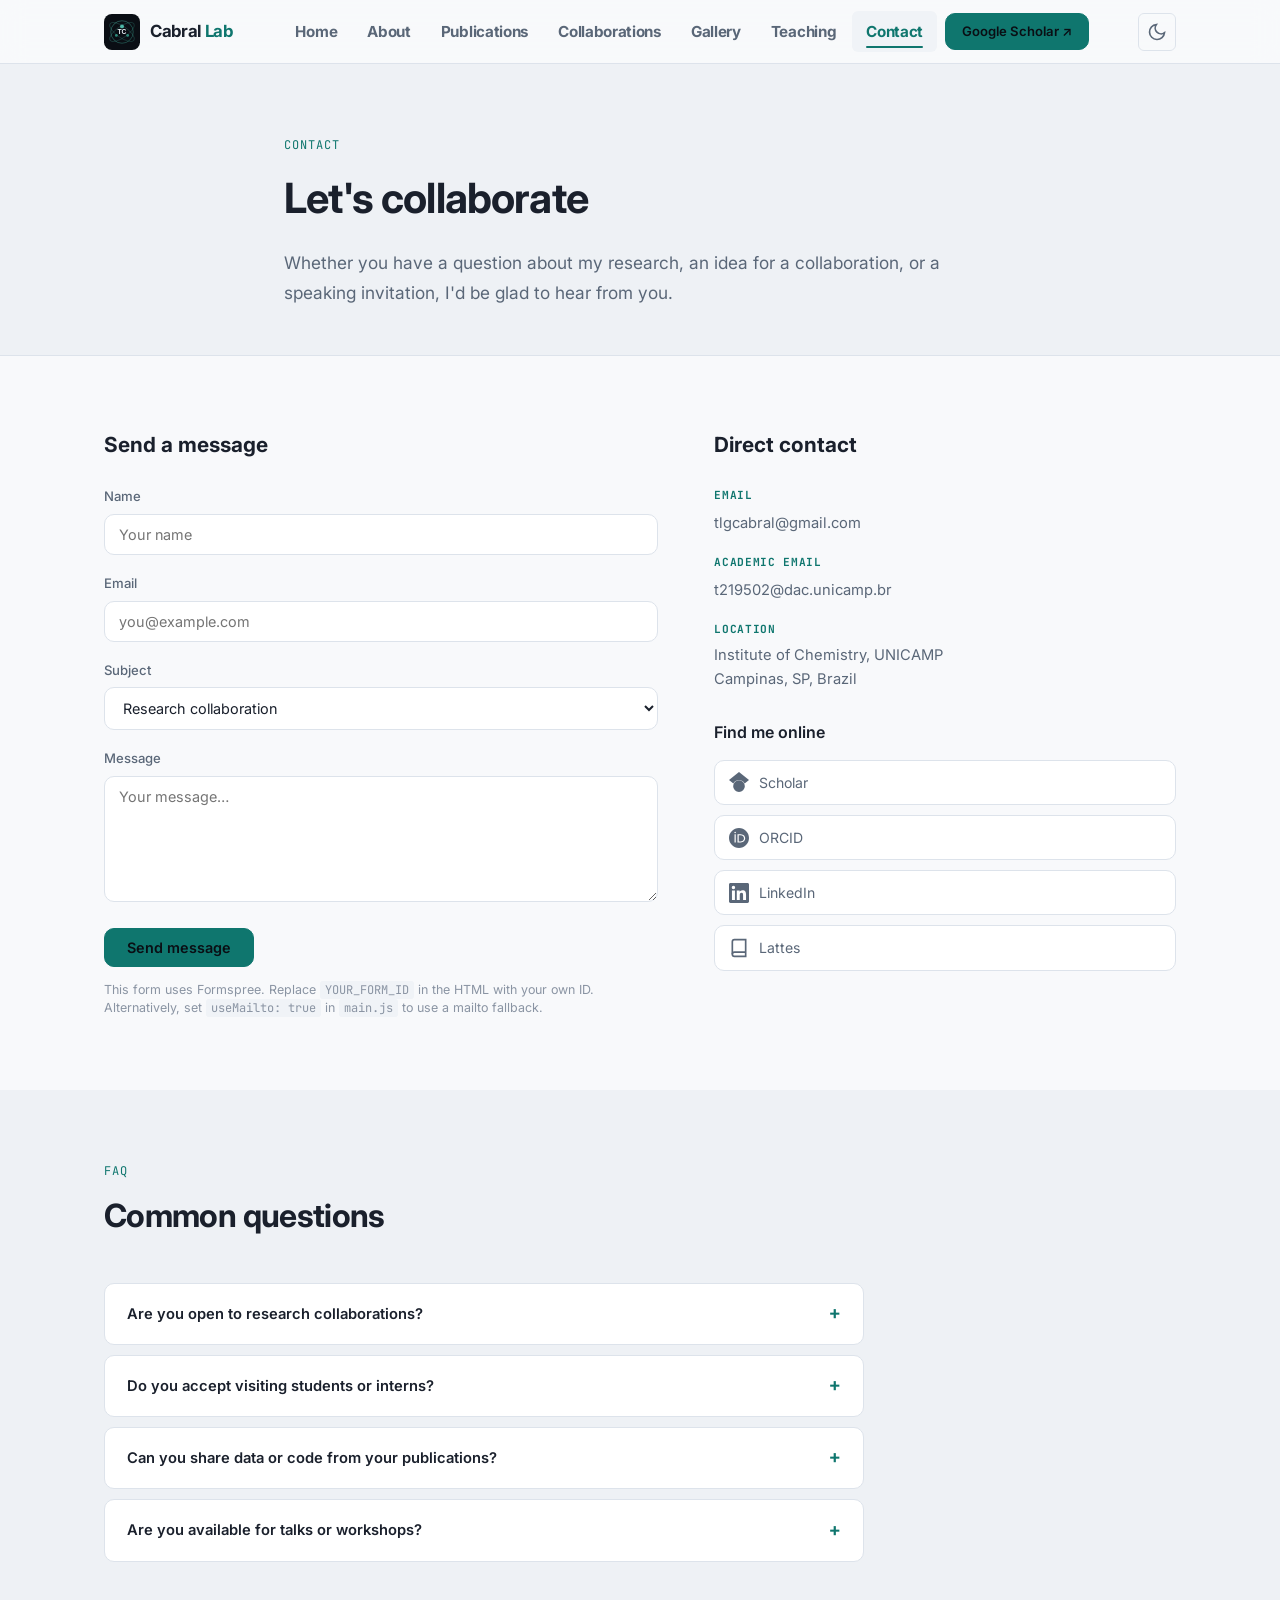
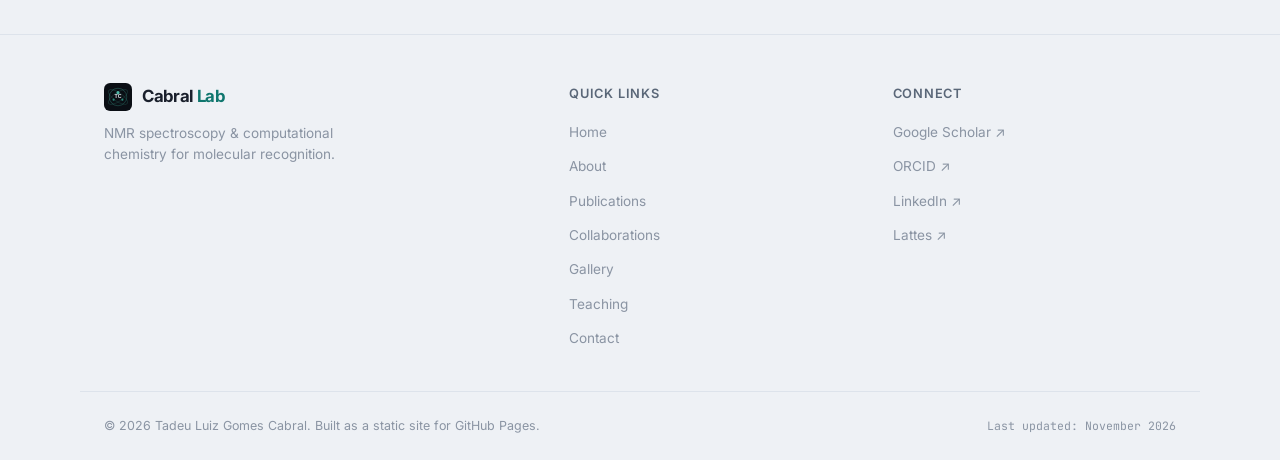
<file: contact.html>
<!DOCTYPE html>
<html lang="en" data-theme="dark">
<head>
  <meta charset="UTF-8">
  <meta name="viewport" content="width=device-width, initial-scale=1.0">
  <title>Contact — Tadeu L. G. Cabral</title>
  <meta name="description" content="Get in touch with Tadeu Luiz Gomes Cabral for collaborations, research inquiries, or speaking invitations.">
  <meta property="og:title" content="Contact — Tadeu L. G. Cabral">
  <meta property="og:description" content="Contact information and collaboration inquiries.">
  <meta property="og:image" content="assets/generated/og-image.svg">
  <link rel="icon" type="image/svg+xml" href="favicon.svg">
  <link rel="apple-touch-icon" href="assets/images/logo-large.svg">
  <link rel="manifest" href="site.webmanifest">
  <link rel="preconnect" href="https://fonts.googleapis.com">
  <link rel="preconnect" href="https://fonts.gstatic.com" crossorigin>
  <link href="https://fonts.googleapis.com/css2?family=Inter:wght@300;400;500;600;700&family=JetBrains+Mono:wght@400;500&display=swap" rel="stylesheet">
  <link rel="stylesheet" href="assets/css/styles.css">
</head>
<body>
  <a href="#main" class="skip-link">Skip to content</a>
  <header class="site-header">
    <div class="container header-inner">
      <a href="index.html" class="logo" aria-label="Home"><img src="assets/images/logo.svg" alt="TC monogram" width="36" height="36" class="logo-img"><span class="logo-text">Cabral <span class="accent">Lab</span></span></a>
      <nav class="nav" id="nav" aria-label="Main navigation">
        <a href="index.html" class="nav-link">Home</a>
        <a href="about.html" class="nav-link">About</a>
        <a href="publications.html" class="nav-link">Publications</a>
        <a href="collaborations.html" class="nav-link">Collaborations</a>
        <a href="gallery.html" class="nav-link">Gallery</a>
        <a href="teaching.html" class="nav-link">Teaching</a>
        <a href="contact.html" class="nav-link active">Contact</a>
        <a href="https://scholar.google.com/citations?user=h4mpgE4AAAAJ" target="_blank" rel="noopener" class="btn btn-primary btn-sm nav-cta">Google Scholar ↗</a>
      </nav>
      <div class="header-actions">
        <button class="theme-toggle" id="theme-toggle" aria-label="Toggle theme"><svg class="icon-sun" width="20" height="20" viewBox="0 0 24 24" fill="none" stroke="currentColor" stroke-width="2"><circle cx="12" cy="12" r="5"/><path d="M12 1v2M12 21v2M4.22 4.22l1.42 1.42M18.36 18.36l1.42 1.42M1 12h2M21 12h2M4.22 19.78l1.42-1.42M18.36 5.64l1.42-1.42"/></svg><svg class="icon-moon" width="20" height="20" viewBox="0 0 24 24" fill="none" stroke="currentColor" stroke-width="2"><path d="M21 12.79A9 9 0 1 1 11.21 3 7 7 0 0 0 21 12.79z"/></svg></button>
        <button class="mobile-menu-btn" id="mobile-menu-btn" aria-label="Open menu" aria-expanded="false"><span></span><span></span><span></span></button>
      </div>
    </div>
  </header>

  <main id="main">
    <section class="page-hero">
      <div class="container page-hero-inner">
        <p class="section-eyebrow">Contact</p>
        <h1>Let's collaborate</h1>
        <p class="lead">Whether you have a question about my research, an idea for a collaboration, or a speaking invitation, I'd be glad to hear from you.</p>
      </div>
    </section>

    <section class="section">
      <div class="container contact-grid">
        <div class="contact-form-wrapper reveal">
          <h2>Send a message</h2>
          <form id="contact-form" action="https://formspree.io/f/YOUR_FORM_ID" method="POST">
            <div class="form-group"><label for="name">Name</label><input type="text" id="name" name="name" required autocomplete="name" placeholder="Your name"></div>
            <div class="form-group"><label for="email">Email</label><input type="email" id="email" name="email" required autocomplete="email" placeholder="you@example.com"></div>
            <div class="form-group"><label for="subject">Subject</label>
              <select id="subject" name="subject">
                <option value="Collaboration">Research collaboration</option>
                <option value="Speaking">Speaking invitation</option>
                <option value="Question">General question</option>
                <option value="Other">Other</option>
              </select>
            </div>
            <div class="form-group"><label for="message">Message</label><textarea id="message" name="message" rows="6" required placeholder="Your message…"></textarea></div>
            <button type="submit" class="btn btn-primary">Send message</button>
            <p class="form-note">This form uses Formspree. Replace <code>YOUR_FORM_ID</code> in the HTML with your own ID. Alternatively, set <code>useMailto: true</code> in <code>main.js</code> to use a mailto fallback.</p>
          </form>
        </div>

        <aside class="contact-info reveal">
          <h2>Direct contact</h2>
          <div class="contact-item"><h4>Email</h4><a href="mailto:tlgcabral@gmail.com">tlgcabral@gmail.com</a></div>
          <div class="contact-item"><h4>Academic email</h4><a href="mailto:t219502@dac.unicamp.br">t219502@dac.unicamp.br</a></div>
          <div class="contact-item"><h4>Location</h4><p>Institute of Chemistry, UNICAMP<br>Campinas, SP, Brazil</p></div>
          <h3 class="social-heading">Find me online</h3>
          <div class="social-links">
            <a href="https://scholar.google.com/citations?user=h4mpgE4AAAAJ" target="_blank" rel="noopener" class="social-link" aria-label="Google Scholar"><svg width="20" height="20" viewBox="0 0 24 24" fill="currentColor"><path d="M5.242 13.769L0 9.5 12 0l12 9.5-5.242 4.269C17.548 11.249 14.978 9.5 12 9.5c-2.977 0-5.548 1.748-6.758 4.269zM12 10a7 7 0 1 0 0 14 7 7 0 0 0 0-14z"/></svg>Scholar</a>
            <a href="https://orcid.org/0000-0003-3222-065X" target="_blank" rel="noopener" class="social-link" aria-label="ORCID"><svg width="20" height="20" viewBox="0 0 24 24" fill="currentColor"><path d="M12 0C5.372 0 0 5.372 0 12s5.372 12 12 12 12-5.372 12-12S18.628 0 12 0zM7.369 4.378c.525 0 .947.431.947.947s-.422.947-.947.947a.95.95 0 0 1-.947-.947c0-.525.422-.947.947-.947zm-.722 3.038h1.444v10.041H6.647V7.416zm3.562 0h3.9c3.712 0 5.344 2.653 5.344 5.025 0 2.578-2.016 5.025-5.325 5.025h-3.919V7.416zm1.444 1.303v7.444h2.297c3.272 0 4.022-2.484 4.022-3.722 0-2.016-1.284-3.722-4.097-3.722h-2.222z"/></svg>ORCID</a>
            <a href="https://www.linkedin.com/in/tadeu-l-g-cabral-bb470a273/" target="_blank" rel="noopener" class="social-link" aria-label="LinkedIn"><svg width="20" height="20" viewBox="0 0 24 24" fill="currentColor"><path d="M20.447 20.452h-3.554v-5.569c0-1.328-.027-3.037-1.852-3.037-1.853 0-2.136 1.445-2.136 2.939v5.667H9.351V9h3.414v1.561h.046c.477-.9 1.637-1.85 3.37-1.85 3.601 0 4.267 2.37 4.267 5.455v6.286zM5.337 7.433a2.062 2.062 0 0 1-2.063-2.065 2.064 2.064 0 1 1 2.063 2.065zm1.782 13.019H3.555V9h3.564v11.452zM22.225 0H1.771C.792 0 0 .774 0 1.729v20.542C0 23.227.792 24 1.771 24h20.451C23.2 24 24 23.227 24 22.271V1.729C24 .774 23.2 0 22.222 0h.003z"/></svg>LinkedIn</a>
            <a href="http://lattes.cnpq.br/0980261362824278" target="_blank" rel="noopener" class="social-link" aria-label="Lattes CV"><svg width="20" height="20" viewBox="0 0 24 24" fill="none" stroke="currentColor" stroke-width="2"><path d="M4 19.5A2.5 2.5 0 0 1 6.5 17H20"/><path d="M6.5 2H20v20H6.5A2.5 2.5 0 0 1 4 19.5v-15A2.5 2.5 0 0 1 6.5 2z"/></svg>Lattes</a>
          </div>
        </aside>
      </div>
    </section>

    <section class="section section-alt">
      <div class="container">
        <div class="section-header reveal"><p class="section-eyebrow">FAQ</p><h2>Common questions</h2></div>
        <div class="faq-list reveal">
          <details class="faq-item"><summary>Are you open to research collaborations?</summary><p>Yes—I'm always interested in collaborations that combine NMR spectroscopy with computational methods, especially in chiral recognition, supramolecular systems, or method development. Please reach out with a brief description of your project.</p></details>
          <details class="faq-item"><summary>Do you accept visiting students or interns?</summary><p>This depends on availability and alignment with ongoing projects. Feel free to send a CV and a short motivation letter.</p></details>
          <details class="faq-item"><summary>Can you share data or code from your publications?</summary><p>Yes—most of my recent work includes open data or code in the supporting information. If something isn't publicly available, contact me and I'll do my best to share it.</p></details>
          <details class="faq-item"><summary>Are you available for talks or workshops?</summary><p>I'm happy to discuss invited talks, seminars, or workshops on diffusion NMR, GNAT, or multiscale simulation of chiral systems. Please use the contact form.</p></details>
        </div>
      </div>
    </section>
  </main>

  <footer class="site-footer">
    <div class="container footer-grid">
      <div class="footer-brand"><a href="index.html" class="logo"><img src="assets/images/logo.svg" alt="" width="28" height="28"><span class="logo-text">Cabral <span class="accent">Lab</span></span></a><p class="footer-desc">NMR spectroscopy & computational chemistry for molecular recognition.</p></div>
      <div><h4>Quick Links</h4><ul class="footer-links"><li><a href="index.html">Home</a></li><li><a href="about.html">About</a></li><li><a href="publications.html">Publications</a></li><li><a href="collaborations.html">Collaborations</a></li><li><a href="gallery.html">Gallery</a></li><li><a href="teaching.html">Teaching</a></li><li><a href="contact.html">Contact</a></li></ul></div>
      <div><h4>Connect</h4><ul class="footer-links"><li><a href="https://scholar.google.com/citations?user=h4mpgE4AAAAJ" target="_blank" rel="noopener">Google Scholar ↗</a></li><li><a href="https://orcid.org/0000-0003-3222-065X" target="_blank" rel="noopener">ORCID ↗</a></li><li><a href="https://www.linkedin.com/in/tadeu-l-g-cabral-bb470a273/" target="_blank" rel="noopener">LinkedIn ↗</a></li><li><a href="http://lattes.cnpq.br/0980261362824278" target="_blank" rel="noopener">Lattes ↗</a></li></ul></div>
    </div>
    <div class="container footer-bottom"><p>© 2026 Tadeu Luiz Gomes Cabral. Built as a static site for GitHub Pages.</p><p class="footer-mono">Last updated: November 2026</p></div>
  </footer>

  <script src="assets/js/publications.js"></script>
  <script src="assets/js/main.js"></script>
</body>
</html>
</file>
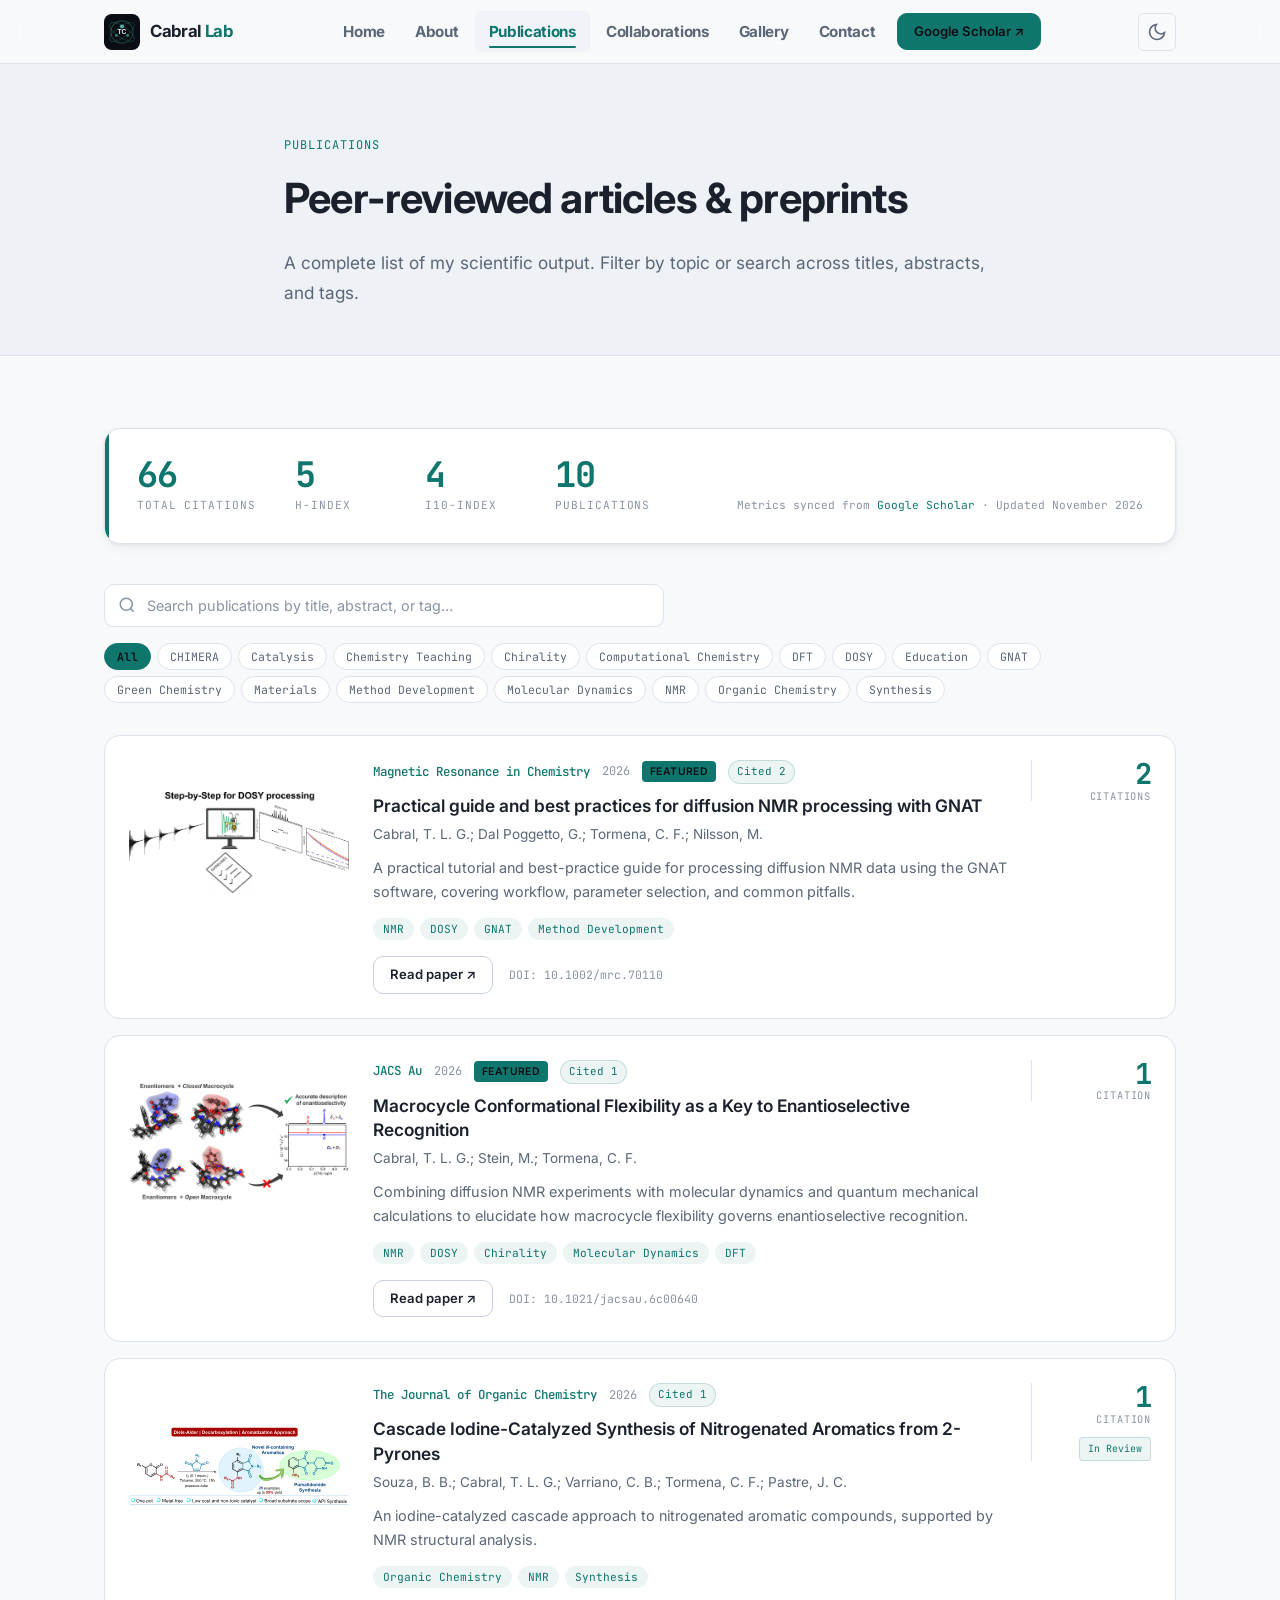
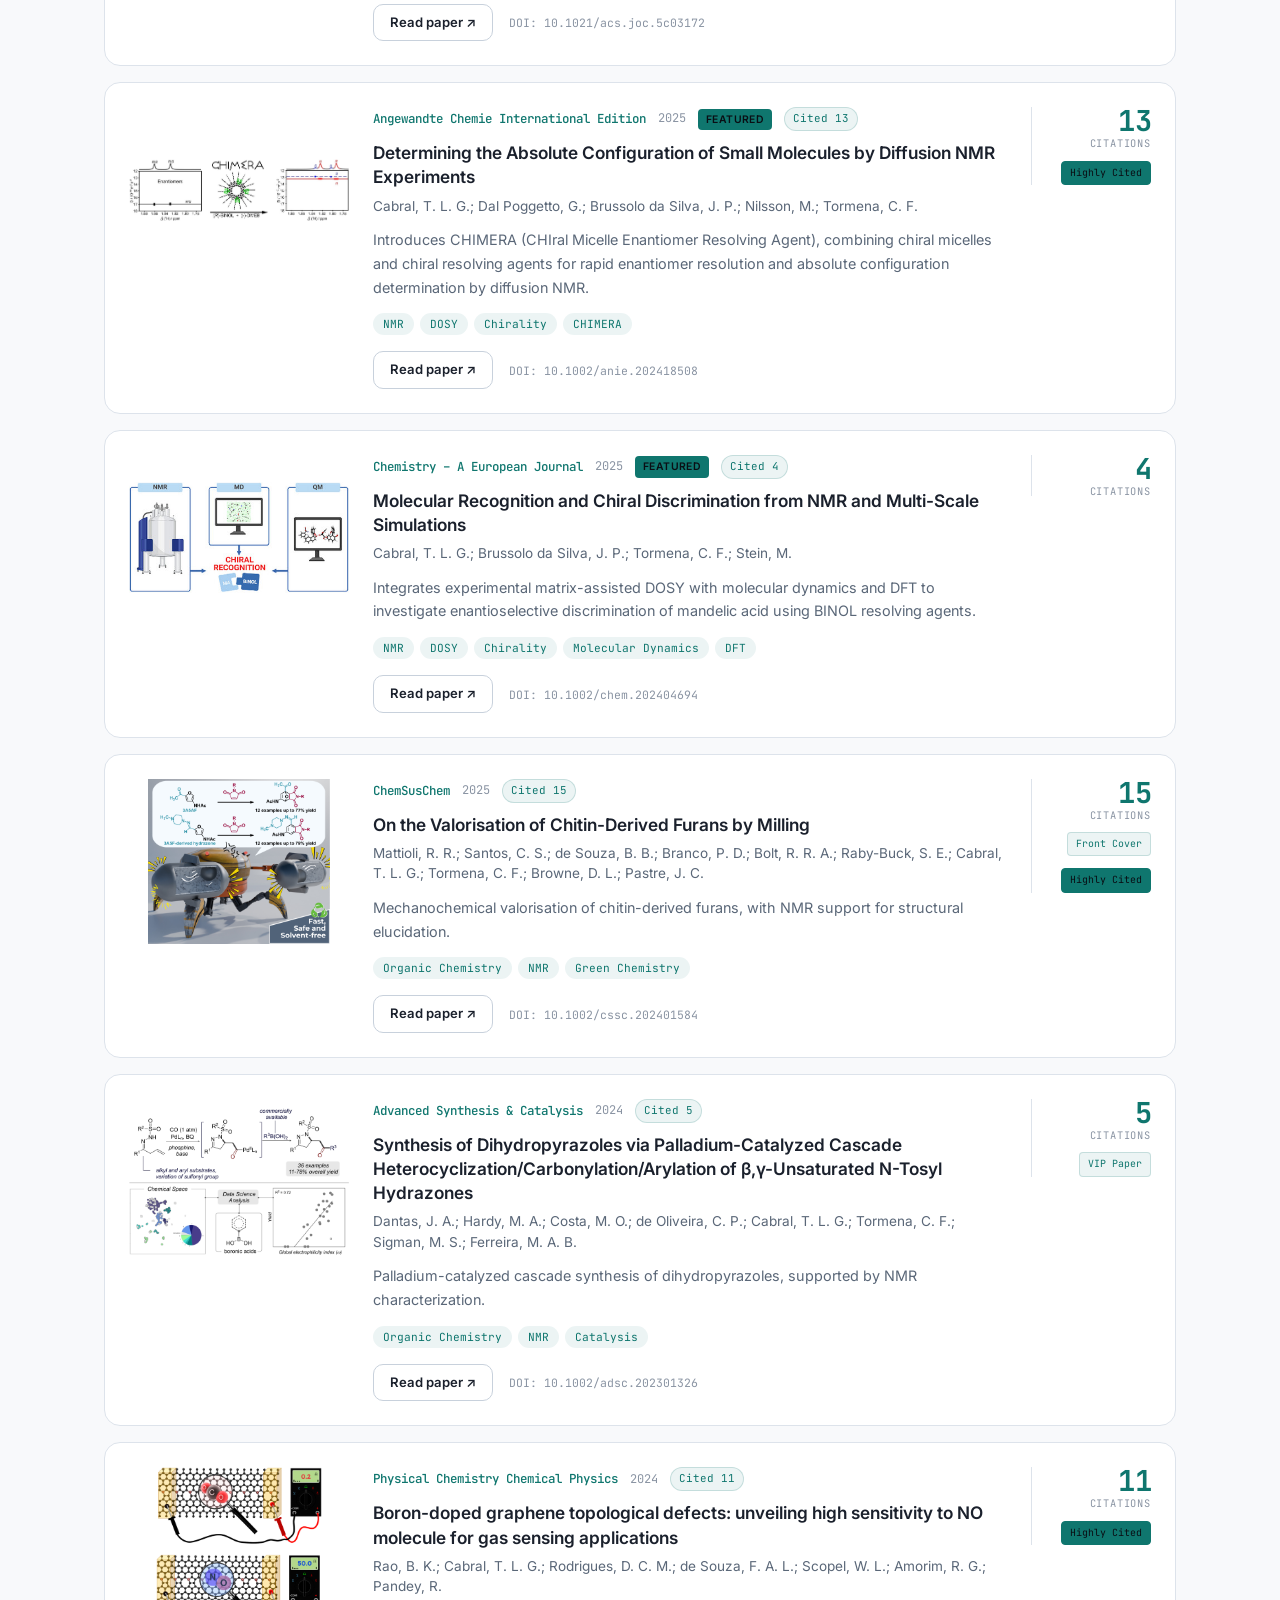
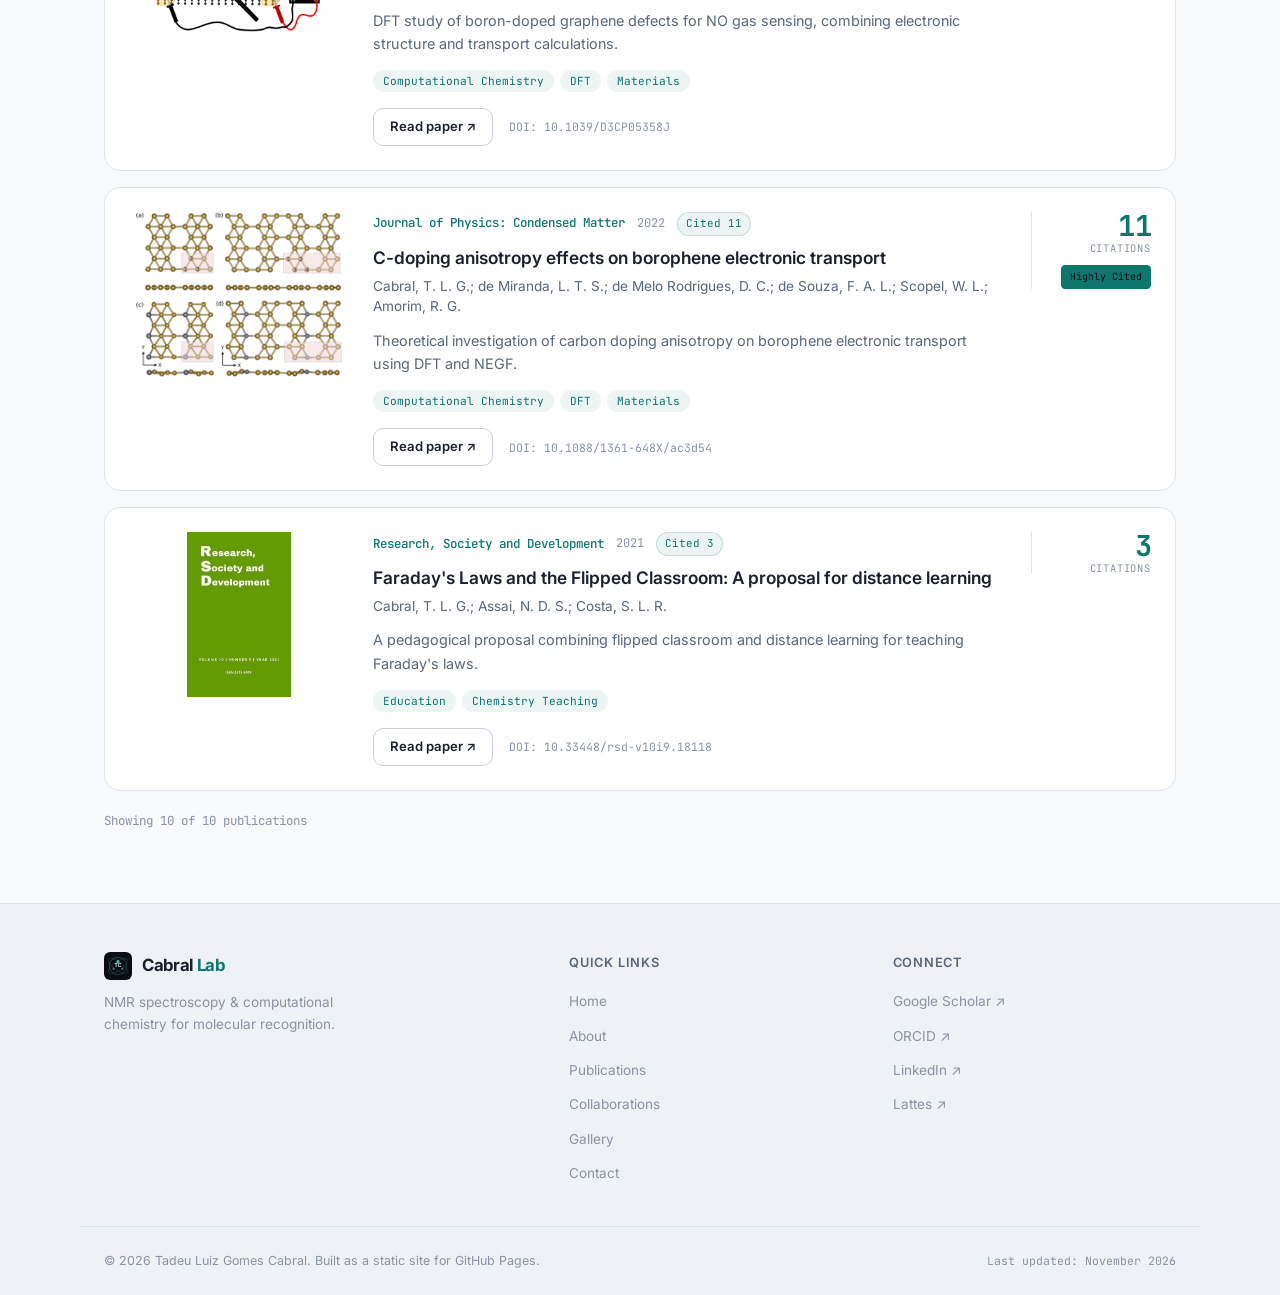
<file: publications.html>
<!DOCTYPE html>
<html lang="en" data-theme="light">
<head>
  <meta charset="UTF-8">
  <meta name="viewport" content="width=device-width, initial-scale=1.0">
  <title>Publications — Tadeu L. G. Cabral</title>
  <meta name="description" content="Peer-reviewed publications by Tadeu Luiz Gomes Cabral on NMR, DOSY, chiral discrimination, and computational chemistry.">
  <meta property="og:title" content="Publications — Tadeu L. G. Cabral">
  <meta property="og:description" content="Peer-reviewed articles and preprints.">
  <meta property="og:image" content="assets/generated/og-image.svg">
  <link rel="icon" type="image/svg+xml" href="favicon.svg">
  <link rel="apple-touch-icon" href="assets/images/logo-large.svg">
  <link rel="manifest" href="site.webmanifest">
  <link rel="preconnect" href="https://fonts.googleapis.com">
  <link rel="preconnect" href="https://fonts.gstatic.com" crossorigin>
  <link href="https://fonts.googleapis.com/css2?family=Inter:wght@300;400;500;600;700&family=JetBrains+Mono:wght@400;500&display=swap" rel="stylesheet">
  <link rel="stylesheet" href="assets/css/styles.css">
</head>
<body>
  <a href="#main" class="skip-link">Skip to content</a>
  <header class="site-header">
    <div class="container header-inner">
      <a href="index.html" class="logo" aria-label="Home"><img src="assets/images/logo.svg" alt="TC monogram" width="36" height="36" class="logo-img"><span class="logo-text">Cabral <span class="accent">Lab</span></span></a>
      <nav class="nav" id="nav" aria-label="Main navigation">
        <a href="index.html" class="nav-link">Home</a>
        <a href="about.html" class="nav-link">About</a>
        <a href="publications.html" class="nav-link active">Publications</a>
        <a href="collaborations.html" class="nav-link">Collaborations</a>
        <a href="gallery.html" class="nav-link">Gallery</a>
        <a href="contact.html" class="nav-link">Contact</a>
        <a href="https://scholar.google.com/citations?user=h4mpgE4AAAAJ" target="_blank" rel="noopener" class="btn btn-primary btn-sm nav-cta">Google Scholar ↗</a>
      </nav>
      <div class="header-actions">
        <button class="theme-toggle" id="theme-toggle" aria-label="Toggle theme"><svg class="icon-sun" width="20" height="20" viewBox="0 0 24 24" fill="none" stroke="currentColor" stroke-width="2"><circle cx="12" cy="12" r="5"/><path d="M12 1v2M12 21v2M4.22 4.22l1.42 1.42M18.36 18.36l1.42 1.42M1 12h2M21 12h2M4.22 19.78l1.42-1.42M18.36 5.64l1.42-1.42"/></svg><svg class="icon-moon" width="20" height="20" viewBox="0 0 24 24" fill="none" stroke="currentColor" stroke-width="2"><path d="M21 12.79A9 9 0 1 1 11.21 3 7 7 0 0 0 21 12.79z"/></svg></button>
        <button class="mobile-menu-btn" id="mobile-menu-btn" aria-label="Open menu" aria-expanded="false"><span></span><span></span><span></span></button>
      </div>
    </div>
  </header>

  <main id="main">
    <section class="page-hero">
      <div class="container page-hero-inner">
        <div class="page-hero-text">
          <p class="section-eyebrow">Publications</p>
          <h1>Peer-reviewed articles & preprints</h1>
          <p class="lead">A complete list of my scientific output. Filter by topic or search across titles, abstracts, and tags.</p>
        </div>
      </div>
    </section>

    <section class="section">
      <div class="container">
        <!-- IMPACT STATS BAR -->
        <div class="impact-stats reveal">
          <div class="impact-stat">
            <span class="impact-stat-number" id="stat-citations">—</span>
            <span class="impact-stat-label">Total Citations</span>
          </div>
          <div class="impact-stat">
            <span class="impact-stat-number" id="stat-hindex">—</span>
            <span class="impact-stat-label">h-index</span>
          </div>
          <div class="impact-stat">
            <span class="impact-stat-number" id="stat-i10index">—</span>
            <span class="impact-stat-label">i10-index</span>
          </div>
          <div class="impact-stat">
            <span class="impact-stat-number" id="stat-publications">—</span>
            <span class="impact-stat-label">Publications</span>
          </div>
          <p class="impact-note">Metrics synced from <a href="https://scholar.google.com/citations?user=h4mpgE4AAAAJ" target="_blank" rel="noopener">Google Scholar</a> · Updated November 2026</p>
        </div>

        <!-- CONTROLS -->
        <div class="pub-controls reveal">
          <div class="search-wrapper">
            <svg class="search-icon" width="18" height="18" viewBox="0 0 24 24" fill="none" stroke="currentColor" stroke-width="2"><circle cx="11" cy="11" r="8"/><path d="m21 21-4.35-4.35"/></svg>
            <input type="search" id="pub-search" placeholder="Search publications by title, abstract, or tag…" aria-label="Search publications">
          </div>
          <div class="filter-tags" id="filter-tags" role="group" aria-label="Filter by tag"></div>
        </div>

        <!-- PUBLICATION LIST -->
        <div class="pub-list" id="pub-list" aria-live="polite"></div>
        <p class="pub-count" id="pub-count"></p>
      </div>
    </section>
  </main>

  <footer class="site-footer">
    <div class="container footer-grid">
      <div class="footer-brand"><a href="index.html" class="logo"><img src="assets/images/logo.svg" alt="" width="28" height="28"><span class="logo-text">Cabral <span class="accent">Lab</span></span></a><p class="footer-desc">NMR spectroscopy & computational chemistry for molecular recognition.</p></div>
      <div>
        <h4>Quick Links</h4>
        <ul class="footer-links">
          <li><a href="index.html">Home</a></li>
          <li><a href="about.html">About</a></li>
          <li><a href="publications.html">Publications</a></li>
          <li><a href="collaborations.html">Collaborations</a></li>
          <li><a href="gallery.html">Gallery</a></li>
          <li><a href="contact.html">Contact</a></li>
        </ul>
      </div>
      <div>
        <h4>Connect</h4>
        <ul class="footer-links">
          <li><a href="https://scholar.google.com/citations?user=h4mpgE4AAAAJ" target="_blank" rel="noopener">Google Scholar ↗</a></li>
          <li><a href="https://orcid.org/0000-0003-3222-065X" target="_blank" rel="noopener">ORCID ↗</a></li>
          <li><a href="https://www.linkedin.com/in/tadeu-l-g-cabral-bb470a273/" target="_blank" rel="noopener">LinkedIn ↗</a></li>
          <li><a href="http://lattes.cnpq.br/0980261362824278" target="_blank" rel="noopener">Lattes ↗</a></li>
        </ul>
      </div>
    </div>
    <div class="container footer-bottom"><p>© 2026 Tadeu Luiz Gomes Cabral. Built as a static site for GitHub Pages.</p><p class="footer-mono">Last updated: November 2026</p></div>
  </footer>

  <script src="assets/js/publications.js"></script>
  <script src="assets/js/main.js"></script>
</body>
</html>
</file>
<file: assets/css/styles.css>
/* ============================================
   CSS Variables & Reset
   ============================================ */
:root {
  --font-sans: 'Inter', system-ui, -apple-system, sans-serif;
  --font-mono: 'JetBrains Mono', ui-monospace, monospace;
  --bg: #0a0e14;
  --bg-alt: #11161f;
  --bg-card: #151b26;
  --bg-hover: #1c2433;
  --text: #e6edf3;
  --text-muted: #8b98a9;
  --text-dim: #5c6a7a;
  --border: #212a36;
  --border-light: #2d3a4a;
  --accent: #4db8a8;
  --accent-hover: #5fd0be;
  --accent-subtle: rgba(77, 184, 168, 0.12);
  --accent-glow: rgba(77, 184, 168, 0.25);
  --radius-sm: 6px;
  --radius: 10px;
  --radius-lg: 16px;
  --shadow: 0 1px 3px rgba(0,0,0,0.3), 0 4px 12px rgba(0,0,0,0.2);
  --shadow-lg: 0 8px 30px rgba(0,0,0,0.35);
  --max-width: 1120px;
  --header-height: 64px;
  --transition: 0.2s ease;
}
[data-theme="light"] {
  --bg: #f8f9fb;
  --bg-alt: #eef1f5;
  --bg-card: #ffffff;
  --bg-hover: #f0f3f7;
  --text: #1a202c;
  --text-muted: #5a6778;
  --text-dim: #8a94a3;
  --border: #dde3eb;
  --border-light: #c8d1dc;
  --accent: #0f766e;
  --accent-hover: #0d9488;
  --accent-subtle: rgba(15, 118, 110, 0.08);
  --accent-glow: rgba(15, 118, 110, 0.18);
  --shadow: 0 1px 3px rgba(0,0,0,0.06), 0 4px 12px rgba(0,0,0,0.05);
  --shadow-lg: 0 8px 30px rgba(0,0,0,0.1);
}

*, *::before, *::after { box-sizing: border-box; margin: 0; padding: 0; }
html { scroll-behavior: smooth; -webkit-text-size-adjust: 100%; }
body {
  font-family: var(--font-sans);
  background: var(--bg);
  color: var(--text);
  line-height: 1.65;
  font-size: 16px;
  -webkit-font-smoothing: antialiased;
  transition: background-color 0.3s, color 0.3s;
}
img { max-width: 100%; display: block; }
a { color: var(--accent); text-decoration: none; transition: color var(--transition); }
a:hover { color: var(--accent-hover); }
.container { width: 100%; max-width: var(--max-width); margin: 0 auto; padding: 0 24px; }

/* ---------- SKIP LINK ---------- */
.skip-link {
  position: absolute; top: -100%; left: 16px;
  background: var(--accent); color: #fff;
  padding: 8px 16px; border-radius: var(--radius-sm);
  z-index: 1000; font-weight: 600;
}
.skip-link:focus { top: 8px; }

/* ---------- BUTTONS ---------- */
.btn {
  display: inline-flex; align-items: center; gap: 6px;
  padding: 10px 22px; border-radius: var(--radius);
  font-weight: 600; font-size: 0.9rem;
  border: 1.5px solid transparent; cursor: pointer;
  transition: all var(--transition); white-space: nowrap;
  font-family: inherit;
}
.btn-primary { background: var(--accent); color: #0a0e14; border-color: var(--accent); }
.btn-primary:hover {
  background: var(--accent-hover); border-color: var(--accent-hover);
  color: #0a0e14; transform: translateY(-1px);
  box-shadow: 0 4px 14px var(--accent-glow);
}
.btn-outline { background: transparent; color: var(--text); border-color: var(--border-light); }
.btn-outline:hover { border-color: var(--accent); color: var(--accent); background: var(--accent-subtle); }
.btn-sm { padding: 7px 16px; font-size: 0.82rem; }

/* ---------- HEADER ---------- */
.site-header {
  position: sticky; top: 0; z-index: 100;
  background: rgba(10, 14, 20, 0.85);
  backdrop-filter: blur(12px); -webkit-backdrop-filter: blur(12px);
  border-bottom: 1px solid var(--border);
  height: var(--header-height);
}
[data-theme="light"] .site-header { background: rgba(248, 249, 251, 0.85); }
.header-inner {
  display: flex; align-items: center; justify-content: space-between;
  height: 100%; gap: 16px;
}
.logo {
  display: flex; align-items: center; gap: 10px;
  color: var(--text); font-weight: 700; font-size: 1.05rem;
  letter-spacing: -0.02em;
}
.logo:hover { color: var(--text); }
.logo-img { width: 36px; height: 36px; }
.accent { color: var(--accent); }

/* --- NAVIGATION LINKS --- */
.nav { display: flex; align-items: center; gap: 2px; flex-wrap: wrap; }
.nav-link {
  position: relative;
  padding: 8px 14px; 
  border-radius: var(--radius-sm);
  color: var(--text-muted); 
  font-family: var(--font-sans);
  font-size: 0.95rem; 
  font-weight: 700;
  letter-spacing: -0.02em;
  transition: all var(--transition);
}
.nav-link:hover, .nav-link.active { 
  color: var(--text); 
  background: var(--bg-hover); 
}
.nav-link.active { 
  color: var(--accent); 
}
.nav-link.active::after {
  content: '';
  position: absolute;
  bottom: 4px; left: 14px; right: 14px;
  height: 2px;
  background: var(--accent);
  border-radius: 2px;
}
.nav-cta { margin-left: 6px; font-weight: 600; letter-spacing: normal; }

.header-actions { display: flex; align-items: center; gap: 8px; }
.theme-toggle {
  background: none; border: 1px solid var(--border);
  color: var(--text-muted); width: 38px; height: 38px;
  border-radius: var(--radius-sm); cursor: pointer;
  display: grid; place-items: center; transition: all var(--transition);
}
.theme-toggle:hover { color: var(--accent); border-color: var(--accent); }
.theme-toggle .icon-moon { display: none; }
[data-theme="light"] .theme-toggle .icon-sun { display: none; }
[data-theme="light"] .theme-toggle .icon-moon { display: block; }

.mobile-menu-btn {
  display: none; flex-direction: column; gap: 5px;
  background: none; border: none; cursor: pointer; padding: 6px;
}
.mobile-menu-btn span {
  display: block; width: 22px; height: 2px;
  background: var(--text); border-radius: 2px;
  transition: all var(--transition);
}

/* ---------- HERO ---------- */
.hero {
  position: relative; padding: 100px 0 80px;
  overflow: hidden; min-height: 75vh;
  display: flex; align-items: center;
}
.hero-bg { position: absolute; inset: 0; z-index: 0; }
.hero-bg-img { width: 100%; height: 100%; object-fit: cover; opacity: 0.45; }
[data-theme="light"] .hero-bg-img { opacity: 0.25; }
.hero-content { position: relative; z-index: 1; max-width: 760px; }
.hero-eyebrow {
  font-family: var(--font-mono); font-size: 0.8rem;
  color: var(--accent); letter-spacing: 0.05em;
  text-transform: uppercase; margin-bottom: 16px;
}
.hero h1 {
  font-size: clamp(2.4rem, 6vw, 3.8rem); font-weight: 700;
  letter-spacing: -0.03em; line-height: 1.1; margin-bottom: 20px;
}
.hero-subtitle {
  font-size: 1.15rem; color: var(--text-muted);
  max-width: 620px; margin-bottom: 32px; line-height: 1.7;
}
.hero-subtitle strong { color: var(--text); font-weight: 600; }
.hero-actions { display: flex; gap: 12px; flex-wrap: wrap; margin-bottom: 28px; }
.hero-meta {
  display: flex; align-items: center; gap: 8px;
  flex-wrap: wrap; font-size: 0.85rem;
  color: var(--text-dim); font-family: var(--font-mono);
}
.hero-meta a { color: var(--text-muted); }
.hero-meta a:hover { color: var(--accent); }
.dot { color: var(--border-light); }

/* ---------- PAGE HERO ---------- */
.page-hero {
  padding: 72px 0 48px; border-bottom: 1px solid var(--border);
  background: var(--bg-alt);
}
.page-hero-inner { max-width: 760px; }
.page-hero h1 {
  font-size: clamp(1.8rem, 4vw, 2.6rem); font-weight: 700;
  letter-spacing: -0.02em; margin-bottom: 16px;
}
.lead { font-size: 1.08rem; color: var(--text-muted); line-height: 1.7; }

/* ---------- SECTIONS ---------- */
.section { padding: 72px 0; }
.section-alt { background: var(--bg-alt); }
.section-header { max-width: 640px; margin-bottom: 40px; }
.section-eyebrow {
  font-family: var(--font-mono); font-size: 0.75rem;
  color: var(--accent); text-transform: uppercase;
  letter-spacing: 0.08em; margin-bottom: 8px;
}
.section-header h2 {
  font-size: clamp(1.5rem, 3vw, 2rem); font-weight: 700;
  letter-spacing: -0.02em; margin-bottom: 12px;
}
.section-desc { color: var(--text-muted); font-size: 0.98rem; }

/* ---------- CARDS ---------- */
.card-grid {
  display: grid; grid-template-columns: repeat(auto-fit, minmax(280px, 1fr));
  gap: 20px;
}
.card {
  background: var(--bg-card); border: 1px solid var(--border);
  border-radius: var(--radius-lg); padding: 28px;
  transition: all var(--transition);
}
.card:hover {
  border-color: var(--accent); transform: translateY(-2px);
  box-shadow: var(--shadow);
}
.card-icon {
  width: 48px; height: 48px; border-radius: var(--radius);
  background: var(--accent-subtle); color: var(--accent);
  display: grid; place-items: center; margin-bottom: 16px;
}
.card h3 { font-size: 1.1rem; font-weight: 600; margin-bottom: 8px; }
.card p { font-size: 0.92rem; color: var(--text-muted); line-height: 1.6; }
.tags { display: flex; flex-wrap: wrap; gap: 6px; margin-top: 16px; }
.tag {
  font-family: var(--font-mono); font-size: 0.7rem;
  padding: 3px 9px; border-radius: 999px;
  background: var(--accent-subtle); color: var(--accent);
  border: 1px solid transparent;
}
.tag-clickable {
  cursor: pointer; font-family: var(--font-mono); font-size: 0.7rem;
  padding: 3px 9px; border-radius: 999px;
  background: var(--accent-subtle); color: var(--accent);
  border: 1px solid transparent; transition: all var(--transition);
}
.tag-clickable:hover { border-color: var(--accent); background: var(--accent-glow); }

/* ---------- PUBLICATION LIST ---------- */
.pub-list { display: flex; flex-direction: column; gap: 16px; }
.pub-card {
  background: var(--bg-card); border: 1px solid var(--border);
  border-radius: var(--radius-lg); padding: 24px;
  transition: all var(--transition);
}
.pub-card:hover { border-color: var(--border-light); box-shadow: var(--shadow); }

/* --- 3-COLUMN LAYOUT (graphical abstract | body | impact) --- */
.pub-card-layout { display: flex; gap: 24px; align-items: flex-start; }

.pub-ga {
  flex: 0 0 220px;
  border-radius: var(--radius);
  overflow: hidden;
  display: flex;
  align-items: center;
  justify-content: center;
}
.pub-ga img {
  width: 100%;
  height: auto;
  aspect-ratio: 4 / 3;
  object-fit: contain; 
  display: block;
  transition: transform var(--transition);
}
.pub-card:hover .pub-ga img { transform: scale(1.02); }

.pub-card-body { flex: 1; min-width: 0; }

.pub-impact {
  flex: 0 0 120px;
  display: flex; flex-direction: column;
  align-items: flex-end; gap: 12px;
  padding-left: 16px;
  border-left: 1px solid var(--border);
  text-align: right;
}
.pub-citations {
  display: flex; flex-direction: column;
  align-items: flex-end; line-height: 1;
}
.citation-number {
  font-family: var(--font-mono); font-size: 1.8rem; font-weight: 700;
  color: var(--accent); letter-spacing: -0.02em;
}
.citation-label {
  font-family: var(--font-mono); font-size: 0.65rem;
  text-transform: uppercase; letter-spacing: 0.08em;
  color: var(--text-dim); margin-top: 2px;
}
.pub-merits {
  display: flex; flex-direction: column; gap: 4px;
  align-items: flex-end;
}
.merit-badge {
  font-family: var(--font-mono); font-size: 0.62rem;
  padding: 3px 8px; border-radius: 4px;
  background: var(--accent-subtle); color: var(--accent);
  border: 1px solid var(--accent-glow);
  white-space: nowrap;
}

/* Pub meta / content */
.pub-meta {
  display: flex; align-items: center; gap: 12px;
  flex-wrap: wrap; margin-bottom: 10px;
}
.pub-journal {
  font-family: var(--font-mono); font-size: 0.78rem;
  color: var(--accent); font-weight: 500;
}
.pub-year { font-family: var(--font-mono); font-size: 0.75rem; color: var(--text-dim); }
.pub-badge {
  font-size: 0.65rem; font-weight: 600;
  text-transform: uppercase; letter-spacing: 0.04em;
  padding: 2px 8px; border-radius: 4px;
  background: var(--accent); color: #0a0e14;
}
.pub-title { font-size: 1.08rem; font-weight: 600; line-height: 1.4; margin-bottom: 6px; }
.pub-authors { font-size: 0.85rem; color: var(--text-muted); margin-bottom: 12px; line-height: 1.5; }
.pub-abstract { font-size: 0.9rem; color: var(--text-muted); line-height: 1.65; margin-bottom: 14px; }
.pub-tags { display: flex; flex-wrap: wrap; gap: 6px; margin-bottom: 16px; }
.pub-actions { display: flex; align-items: center; gap: 16px; flex-wrap: wrap; }
.pub-doi {
  font-family: var(--font-mono); font-size: 0.72rem;
  color: var(--text-dim); word-break: break-all;
}
.empty-state { color: var(--text-muted); text-align: center; padding: 48px 0; font-size: 0.95rem; }
.pub-count {
  margin-top: 20px; font-family: var(--font-mono);
  font-size: 0.78rem; color: var(--text-dim);
}

/* ---------- CONTROLS ---------- */
.pub-controls { display: flex; flex-direction: column; gap: 16px; margin-bottom: 32px; }
.search-wrapper { position: relative; max-width: 560px; }
.search-icon {
  position: absolute; left: 14px; top: 50%;
  transform: translateY(-50%); color: var(--text-dim);
  pointer-events: none;
}
#pub-search {
  width: 100%; padding: 12px 16px 12px 42px;
  background: var(--bg-card); border: 1px solid var(--border);
  border-radius: var(--radius); color: var(--text);
  font-family: inherit; font-size: 0.9rem;
  transition: border-color var(--transition);
}
#pub-search:focus {
  outline: none; border-color: var(--accent);
  box-shadow: 0 0 0 3px var(--accent-subtle);
}
#pub-search::placeholder { color: var(--text-dim); }

.filter-tags { display: flex; flex-wrap: wrap; gap: 6px; }
.filter-tag {
  font-family: var(--font-mono); font-size: 0.72rem;
  padding: 5px 12px; border-radius: 999px;
  background: var(--bg-card); border: 1px solid var(--border);
  color: var(--text-muted); cursor: pointer;
  transition: all var(--transition);
}
.filter-tag:hover { border-color: var(--accent); color: var(--accent); }
.filter-tag.active {
  background: var(--accent); border-color: var(--accent);
  color: #0a0e14; font-weight: 600;
}

/* ---------- NEWS ---------- */
.news-grid {
  display: grid; grid-template-columns: repeat(auto-fit, minmax(260px, 1fr));
  gap: 16px;
}
.news-card {
  background: var(--bg-card); border: 1px solid var(--border);
  border-radius: var(--radius-lg); padding: 24px;
  transition: all var(--transition);
}
.news-card:hover { border-color: var(--accent); }
.news-card time {
  font-family: var(--font-mono); font-size: 0.72rem;
  color: var(--accent); text-transform: uppercase;
  letter-spacing: 0.04em;
}
.news-card h3 { font-size: 1rem; font-weight: 600; margin: 8px 0 6px; }
.news-card p { font-size: 0.88rem; color: var(--text-muted); line-height: 1.6; }

/* ---------- CTA ---------- */
.cta-section { padding: 64px 0; }
.cta-inner {
  display: flex; align-items: center; justify-content: space-between;
  gap: 32px; flex-wrap: wrap;
  background: var(--bg-card); border: 1px solid var(--border);
  border-radius: var(--radius-lg); padding: 40px 48px;
}
.cta-inner h2 { font-size: 1.5rem; font-weight: 700; margin-bottom: 6px; }
.cta-inner p { color: var(--text-muted); font-size: 0.95rem; }

/* ---------- ABOUT ---------- */
.about-grid {
  display: grid; grid-template-columns: 1fr 300px;
  gap: 56px; align-items: start;
}
.about-main h2 { font-size: 1.5rem; font-weight: 700; margin-bottom: 20px; }
.about-main p { color: var(--text-muted); margin-bottom: 16px; line-height: 1.75; font-size: 0.98rem; }
.about-main strong { color: var(--text); }
.about-sidebar {
  background: var(--bg-card); border: 1px solid var(--border);
  border-radius: var(--radius-lg); padding: 28px;
}

/* Profile Picture Style */
.about-profile-img {
  width: 100%;
  max-width: 220px;
  aspect-ratio: 1 / 1;
  object-fit: cover;
  border-radius: 50%;
  margin: 0 auto 24px;
  border: 3px solid var(--accent);
  box-shadow: 0 8px 24px var(--accent-glow);
  display: block;
}

.info-block { margin-bottom: 20px; }
.info-block h4 {
  font-family: var(--font-mono); font-size: 0.72rem;
  text-transform: uppercase; letter-spacing: 0.06em;
  color: var(--accent); margin-bottom: 6px;
}
.info-block p { font-size: 0.85rem; color: var(--text-muted); line-height: 1.5; }
.link-mono { font-family: var(--font-mono); font-size: 0.8rem; }

/* ---------- TIMELINE ---------- */
.timeline { position: relative; padding-left: 32px; }
.timeline::before {
  content: ''; position: absolute; left: 7px; top: 8px; bottom: 8px;
  width: 2px; background: var(--border);
}
.timeline-item { position: relative; margin-bottom: 40px; }
.timeline-item:last-child { margin-bottom: 0; }
.timeline-dot {
  position: absolute; left: -32px; top: 6px;
  width: 16px; height: 16px; border-radius: 50%;
  background: var(--bg); border: 3px solid var(--accent); z-index: 1;
}
.timeline-item time {
  font-family: var(--font-mono); font-size: 0.75rem;
  color: var(--accent); text-transform: uppercase;
  letter-spacing: 0.04em;
}
.timeline-item h3 { font-size: 1.1rem; font-weight: 600; margin: 6px 0 2px; }
.timeline-org { font-size: 0.85rem; color: var(--accent); margin-bottom: 8px; }
.timeline-item p:last-child { font-size: 0.9rem; color: var(--text-muted); line-height: 1.65; }

/* ---------- SKILLS ---------- */
.skills-grid {
  display: grid; grid-template-columns: repeat(auto-fit, minmax(260px, 1fr));
  gap: 20px;
}
.skill-card {
  background: var(--bg-card); border: 1px solid var(--border);
  border-radius: var(--radius-lg); padding: 28px;
}
.skill-card h3 { font-size: 1rem; font-weight: 600; margin-bottom: 14px; color: var(--accent); }
.skill-card ul { list-style: none; display: flex; flex-direction: column; gap: 8px; }
.skill-card li {
  font-size: 0.88rem; color: var(--text-muted);
  padding-left: 16px; position: relative; line-height: 1.5;
}
.skill-card li::before {
  content: '▸'; position: absolute; left: 0;
  color: var(--accent); font-size: 0.75rem;
}

/* ---------- CONTACT ---------- */
.contact-grid {
  display: grid; grid-template-columns: 1.2fr 1fr;
  gap: 56px; align-items: start;
}
.contact-form-wrapper h2, .contact-info h2 {
  font-size: 1.3rem; font-weight: 700; margin-bottom: 24px;
}
.form-group { margin-bottom: 18px; }
.form-group label {
  display: block; font-size: 0.82rem; font-weight: 500;
  margin-bottom: 6px; color: var(--text-muted);
}
.form-group input, .form-group textarea, .form-group select {
  width: 100%; padding: 11px 14px;
  background: var(--bg-card); border: 1px solid var(--border);
  border-radius: var(--radius); color: var(--text);
  font-family: inherit; font-size: 0.9rem;
  transition: border-color var(--transition);
}
.form-group input:focus, .form-group textarea:focus, .form-group select:focus {
  outline: none; border-color: var(--accent);
  box-shadow: 0 0 0 3px var(--accent-subtle);
}
.form-group textarea { resize: vertical; min-height: 120px; }
.form-note { margin-top: 14px; font-size: 0.78rem; color: var(--text-dim); line-height: 1.5; }
.form-note code {
  font-family: var(--font-mono); font-size: 0.75rem;
  background: var(--bg-hover); padding: 1px 5px; border-radius: 3px;
}
.contact-item { margin-bottom: 18px; }
.contact-item h4 {
  font-family: var(--font-mono); font-size: 0.7rem;
  text-transform: uppercase; letter-spacing: 0.06em;
  color: var(--accent); margin-bottom: 4px;
}
.contact-item a, .contact-item p { font-size: 0.92rem; color: var(--text-muted); }
.social-heading { font-size: 1rem; font-weight: 600; margin: 28px 0 14px; }
.social-links { display: flex; flex-direction: column; gap: 10px; }
.social-link {
  display: flex; align-items: center; gap: 10px;
  padding: 10px 14px; background: var(--bg-card);
  border: 1px solid var(--border); border-radius: var(--radius);
  color: var(--text-muted); font-size: 0.88rem;
  transition: all var(--transition);
}
.social-link:hover {
  border-color: var(--accent); color: var(--accent);
  background: var(--accent-subtle);
}

/* ---------- FAQ ---------- */
.faq-list { max-width: 760px; display: flex; flex-direction: column; gap: 10px; }
.faq-item {
  background: var(--bg-card); border: 1px solid var(--border);
  border-radius: var(--radius); overflow: hidden;
}
.faq-item summary {
  padding: 18px 22px; font-weight: 600; font-size: 0.92rem;
  cursor: pointer; list-style: none; position: relative;
  padding-right: 44px; transition: color var(--transition);
}
.faq-item summary::-webkit-details-marker { display: none; }
.faq-item summary::after {
  content: '+'; position: absolute; right: 22px; top: 50%;
  transform: translateY(-50%); font-family: var(--font-mono);
  font-size: 1.2rem; color: var(--accent);
  transition: transform var(--transition);
}
.faq-item[open] summary::after { content: '−'; }
.faq-item summary:hover { color: var(--accent); }
.faq-item p { padding: 0 22px 18px; font-size: 0.88rem; color: var(--text-muted); line-height: 1.7; }

/* ---------- FOOTER ---------- */
.site-footer {
  border-top: 1px solid var(--border);
  padding: 48px 0 24px; background: var(--bg-alt);
}
.footer-grid {
  display: grid; grid-template-columns: 1.5fr 1fr 1fr;
  gap: 40px; margin-bottom: 40px;
}
.footer-brand .logo { margin-bottom: 12px; }
.footer-desc { font-size: 0.85rem; color: var(--text-dim); line-height: 1.6; max-width: 280px; }
.footer-grid h4 {
  font-size: 0.8rem; font-weight: 600;
  text-transform: uppercase; letter-spacing: 0.06em;
  margin-bottom: 14px; color: var(--text-muted);
}
.footer-links { list-style: none; display: flex; flex-direction: column; gap: 8px; }
.footer-links a { font-size: 0.85rem; color: var(--text-dim); }
.footer-links a:hover { color: var(--accent); }
.footer-bottom {
  display: flex; justify-content: space-between; align-items: center;
  padding-top: 24px; border-top: 1px solid var(--border);
  flex-wrap: wrap; gap: 8px;
}
.footer-bottom p { font-size: 0.78rem; color: var(--text-dim); }
.footer-mono { font-family: var(--font-mono); font-size: 0.72rem !important; }

/* ---------- GALLERY ---------- */
.gallery-grid {
  display: grid; grid-template-columns: repeat(auto-fill, minmax(260px, 1fr));
  gap: 16px;
}
.gallery-item {
  margin: 0; border-radius: var(--radius-lg);
  overflow: hidden; border: 1px solid var(--border);
  background: var(--bg-card); transition: all var(--transition);
  cursor: pointer;
}
.gallery-item:hover {
  border-color: var(--accent); transform: translateY(-3px);
  box-shadow: var(--shadow-lg);
}
.gallery-thumb {
  aspect-ratio: 4 / 3;
  background: linear-gradient(135deg, var(--bg-alt), var(--bg-hover));
  display: grid; place-items: center;
  color: var(--text-dim); font-family: var(--font-mono); font-size: 0.75rem;
  position: relative; overflow: hidden;
}
.gallery-thumb img {
  width: 100%; height: 100%; object-fit: cover; display: block;
}
.gallery-item figcaption {
  padding: 12px 16px; font-size: 0.82rem;
  color: var(--text-muted); font-family: var(--font-mono);
  border-top: 1px solid var(--border);
}

/* Lightbox */
.lightbox {
  position: fixed; inset: 0; z-index: 999;
  background: rgba(10, 14, 20, 0.92);
  display: grid; place-items: center;
  padding: 24px;
}
.lightbox[hidden] { display: none; }
.lightbox-content { max-width: 90vw; max-height: 90vh; text-align: center; }
.lightbox img {
  max-width: 90vw; max-height: 80vh;
  border-radius: var(--radius); object-fit: contain;
}
.lightbox-close {
  position: absolute; top: 20px; right: 24px;
  background: none; border: none; color: var(--text);
  font-size: 2.4rem; cursor: pointer; line-height: 1;
}
.lightbox p {
  color: var(--text-muted); font-family: var(--font-mono);
  font-size: 0.8rem; margin-top: 16px;
}

/* ---------- COLLABORATIONS ---------- */
.collab-intro { max-width: 720px; margin-bottom: 40px; }
.collab-intro h2 { font-size: 1.5rem; margin-bottom: 16px; }
.collab-intro p { color: var(--text-muted); line-height: 1.75; margin-bottom: 12px; }

.collab-stats {
  display: flex; gap: 48px; flex-wrap: wrap;
  padding: 24px 0;
  border-top: 1px solid var(--border);
  border-bottom: 1px solid var(--border);
}
.stat { display: flex; flex-direction: column; }
.stat-number {
  font-family: var(--font-mono); font-size: 2rem; font-weight: 700;
  color: var(--accent); line-height: 1;
}
.stat-label {
  font-family: var(--font-mono); font-size: 0.7rem;
  text-transform: uppercase; letter-spacing: 0.06em;
  color: var(--text-dim); margin-top: 4px;
}

.collab-grid {
  display: grid; grid-template-columns: repeat(auto-fill, minmax(280px, 1fr));
  gap: 16px;
}
.collab-card {
  background: var(--bg-card); border: 1px solid var(--border);
  border-radius: var(--radius-lg); padding: 24px;
  transition: all var(--transition);
}
.collab-card:hover { border-color: var(--accent); transform: translateY(-2px); }
.collab-initials {
  width: 44px; height: 44px; border-radius: 50%;
  background: var(--accent-subtle); color: var(--accent);
  display: grid; place-items: center;
  font-family: var(--font-mono); font-weight: 700; font-size: 0.9rem;
  margin-bottom: 14px;
}
.collab-card h3 { font-size: 0.95rem; font-weight: 600; margin-bottom: 4px; }
.collab-org {
  font-family: var(--font-mono); font-size: 0.72rem;
  color: var(--accent); margin-bottom: 8px;
}
.collab-topic { font-size: 0.85rem; color: var(--text-muted); line-height: 1.55; }

/* Partners */
.partner-grid {
  display: grid; grid-template-columns: repeat(auto-fill, minmax(200px, 1fr));
  gap: 12px;
}
.partner-card {
  background: var(--bg-card); border: 1px solid var(--border);
  border-radius: var(--radius); padding: 20px;
  transition: all var(--transition);
}
.partner-card:hover { border-color: var(--accent); }
.partner-mark {
  font-family: var(--font-mono); font-size: 1.1rem;
  font-weight: 700; color: var(--accent);
  display: block; margin-bottom: 6px;
}
.partner-card p { font-size: 0.82rem; color: var(--text-muted); line-height: 1.5; }

/* ---------- COLLABORATIONS MAP ---------- */
.map-section { padding-top: 24px; }
.map-wrapper {
  position: relative;
  border-radius: var(--radius-lg);
  overflow: hidden;
  border: 1px solid var(--border);
  background: var(--bg-card);
  box-shadow: var(--shadow);
}
#collab-map {
  width: 100%;
  height: 460px;
  background: #0b1118;
}

/* Leaflet theme overrides */
.leaflet-container {
  background: #0b1118 !important;
  font-family: var(--font-sans) !important;
}

.leaflet-control-attribution {
  background: rgba(10, 14, 20, 0.75) !important;
  color: var(--text-dim) !important;
  font-family: var(--font-mono) !important;
  font-size: 0.65rem !important;
  border-radius: var(--radius-sm) 0 0 0;
  backdrop-filter: blur(6px);
}
.leaflet-control-attribution a { color: var(--accent) !important; }

.leaflet-control-zoom {
  border: 1px solid var(--border) !important;
  border-radius: var(--radius-sm) !important;
  overflow: hidden;
  box-shadow: var(--shadow) !important;
}
.leaflet-control-zoom a {
  background: var(--bg-card) !important;
  color: var(--text) !important;
  border-bottom: 1px solid var(--border) !important;
  width: 30px !important;
  height: 30px !important;
  line-height: 30px !important;
  font-size: 1rem !important;
  font-weight: 500 !important;
}
.leaflet-control-zoom a:hover {
  background: var(--bg-hover) !important;
  color: var(--accent) !important;
}

/* Custom pin (teal dot with pulsing ring) */
.collab-pin {
  background: transparent !important;
  border: none !important;
}
.collab-pin__dot {
  display: block;
  width: 14px;
  height: 14px;
  border-radius: 50%;
  background: var(--accent);
  border: 2px solid #0a0e14;
  box-shadow: 0 0 0 4px var(--accent-glow);
  position: relative;
}
.collab-pin__dot::after {
  content: '';
  position: absolute;
  inset: -6px;
  border-radius: 50%;
  border: 2px solid var(--accent);
  opacity: 0;
  animation: pin-pulse 2.4s ease-out infinite;
}
@keyframes pin-pulse {
  0%   { transform: scale(0.8); opacity: 0.7; }
  80%, 100% { transform: scale(2.2); opacity: 0; }
}
@media (prefers-reduced-motion: reduce) {
  .collab-pin__dot::after { animation: none; opacity: 0; }
}

/* Tooltip on hover */
.collab-tooltip {
  background: var(--bg-card) !important;
  border: 1px solid var(--accent) !important;
  color: var(--text) !important;
  border-radius: var(--radius-sm) !important;
  font-family: var(--font-sans) !important;
  font-size: 0.78rem !important;
  line-height: 1.4 !important;
  padding: 8px 12px !important;
  box-shadow: var(--shadow-lg) !important;
}
.collab-tooltip strong { color: var(--accent); }
.collab-tooltip em { color: var(--text-dim); font-style: normal; }
.leaflet-tooltip-top::before { border-top-color: var(--accent) !important; }
.leaflet-tooltip-bottom::before { border-bottom-color: var(--accent) !important; }
.leaflet-tooltip-left::before { border-left-color: var(--accent) !important; }
.leaflet-tooltip-right::before { border-right-color: var(--accent) !important; }

/* Popup on click */
.leaflet-popup-content-wrapper {
  background: var(--bg-card) !important;
  color: var(--text) !important;
  border: 1px solid var(--border) !important;
  border-radius: var(--radius) !important;
  box-shadow: var(--shadow-lg) !important;
}
.leaflet-popup-tip { background: var(--bg-card) !important; }
.leaflet-popup-close-button { color: var(--text-dim) !important; }
.leaflet-popup-close-button:hover { color: var(--accent) !important; }

.collab-popup h4 {
  font-size: 0.92rem;
  font-weight: 600;
  margin-bottom: 4px;
  color: var(--accent);
}
.collab-popup__org {
  font-size: 0.8rem;
  color: var(--text-muted);
  margin-bottom: 2px;
}
.collab-popup__city {
  font-family: var(--font-mono);
  font-size: 0.7rem;
  color: var(--text-dim);
  margin-bottom: 6px;
}
.collab-popup__role {
  font-size: 0.78rem;
  color: var(--text-muted);
  line-height: 1.45;
  border-top: 1px solid var(--border);
  padding-top: 6px;
}

/* Map legend */
.map-legend {
  display: flex;
  gap: 24px;
  flex-wrap: wrap;
  align-items: center;
  margin-top: 16px;
  font-family: var(--font-mono);
  font-size: 0.72rem;
  color: var(--text-dim);
}
.legend-item { display: inline-flex; align-items: center; gap: 8px; }
.legend-dot {
  width: 10px;
  height: 10px;
  border-radius: 50%;
  background: var(--accent);
  box-shadow: 0 0 0 3px var(--accent-glow);
}
.legend-hint { color: var(--text-dim); font-style: italic; }

/* ---------- DATA TABLE ---------- */
.table-wrapper {
  overflow-x: auto;
  border: 1px solid var(--border);
  border-radius: var(--radius-lg);
  background: var(--bg-card);
}
.data-table { width: 100%; border-collapse: collapse; font-size: 0.88rem; }
.data-table th, .data-table td {
  text-align: left; padding: 14px 18px;
  border-bottom: 1px solid var(--border);
}
.data-table th {
  font-family: var(--font-mono); font-size: 0.72rem;
  text-transform: uppercase; letter-spacing: 0.06em;
  color: var(--accent); font-weight: 600;
  background: var(--bg-alt);
}
.data-table tbody tr:last-child td { border-bottom: none; }
.data-table tbody tr:hover { background: var(--bg-hover); }
.data-table td { color: var(--text-muted); }
.data-table td:first-child { color: var(--text); font-weight: 500; }

/* ---------- IMPACT STATS BAR ---------- */
.impact-stats {
  display: flex;
  align-items: center;
  gap: 40px;
  flex-wrap: wrap;
  padding: 28px 32px;
  margin-bottom: 40px;
  background: var(--bg-card);
  border: 1px solid var(--border);
  border-radius: var(--radius-lg);
  box-shadow: var(--shadow);
  position: relative;
  overflow: hidden;
}
.impact-stats::before {
  content: '';
  position: absolute;
  top: 0; left: 0; width: 4px; height: 100%;
  background: var(--accent);
}
.impact-stat {
  display: flex; flex-direction: column; gap: 4px; min-width: 90px;
}
.impact-stat-number {
  font-family: var(--font-mono); font-size: 2.2rem; font-weight: 700;
  color: var(--accent); line-height: 1; letter-spacing: -0.03em;
}
.impact-stat-label {
  font-family: var(--font-mono); font-size: 0.7rem;
  text-transform: uppercase; letter-spacing: 0.08em; color: var(--text-dim);
}
.impact-note {
  margin-left: auto; font-family: var(--font-mono);
  font-size: 0.7rem; color: var(--text-dim); align-self: flex-end;
}
.impact-note a { color: var(--accent); }

/* Inline citation badge */
.pub-cited-inline {
  font-family: var(--font-mono); font-size: 0.68rem;
  padding: 2px 8px; border-radius: 999px;
  background: var(--accent-subtle); color: var(--accent);
  border: 1px solid var(--accent-glow); white-space: nowrap;
}

/* Highly Cited badge */
.merit-highly-cited {
  background: var(--accent) !important;
  color: #0a0e14 !important;
  border-color: var(--accent) !important;
}

/* ---------- REVEAL ANIMATION ---------- */
.reveal {
  opacity: 0; transform: translateY(20px);
  transition: opacity 0.6s ease, transform 0.6s ease;
}
.reveal.revealed { opacity: 1; transform: translateY(0); }
@media (prefers-reduced-motion: reduce) {
  .reveal { opacity: 1; transform: none; transition: none; }
  html { scroll-behavior: auto; }
}

/* ---------- RESPONSIVE ---------- */
@media (max-width: 900px) {
  .about-grid, .contact-grid { grid-template-columns: 1fr; gap: 40px; }
  .footer-grid { grid-template-columns: 1fr 1fr; }
}
@media (max-width: 820px) {
  .pub-card-layout { flex-wrap: wrap; }
  .pub-ga { flex: 0 0 100%; max-width: 100%; }
  .pub-ga img { aspect-ratio: 16 / 9; object-fit: contain; }
  .pub-impact {
    flex: 0 0 100%;
    flex-direction: row; align-items: center;
    justify-content: flex-end; gap: 16px;
    padding-left: 0; padding-top: 12px;
    border-left: none; border-top: 1px solid var(--border);
  }
  .pub-citations { flex-direction: row; align-items: baseline; gap: 6px; }
  .citation-number { font-size: 1.2rem; }
  .pub-merits { flex-direction: row; flex-wrap: wrap; justify-content: flex-end; }
}
@media (max-width: 768px) {
  .nav {
    position: fixed; top: var(--header-height);
    left: 0; right: 0;
    background: var(--bg-alt); border-bottom: 1px solid var(--border);
    flex-direction: column; padding: 16px; gap: 4px;
    display: none; box-shadow: var(--shadow-lg);
    max-height: calc(100vh - var(--header-height));
    overflow-y: auto;
  }
  .nav.open { display: flex; }
  .nav-link { width: 100%; padding: 12px 14px; font-size: 1rem; }
  .nav-link.active::after { display: none; }
  .nav-cta { margin-left: 0; margin-top: 8px; justify-content: center; }
  .mobile-menu-btn { display: flex; }
  .hero { padding: 72px 0 56px; min-height: auto; }
  .section { padding: 56px 0; }
  .cta-inner { padding: 32px 24px; }
  .footer-grid { grid-template-columns: 1fr; gap: 32px; }
  .footer-bottom { flex-direction: column; align-items: flex-start; }
  .pub-card { padding: 22px; }
  .filter-tags { overflow-x: auto; flex-wrap: nowrap; padding-bottom: 6px; }
  .filter-tag { white-space: nowrap; }
  .collab-stats { gap: 28px; }
  #collab-map { height: 360px; }
  .impact-stats { gap: 24px; padding: 22px 24px; }
  .impact-stat-number { font-size: 1.8rem; }
  .impact-note { margin-left: 0; width: 100%; text-align: left; margin-top: 8px; }
}
@media (max-width: 480px) {
  .container { padding: 0 18px; }
  .hero-actions { flex-direction: column; }
  .hero-actions .btn { width: 100%; justify-content: center; }
  .header-inner { gap: 10px; }
  .logo-text { font-size: 0.95rem; }
  #collab-map { height: 300px; }
  .map-legend { flex-direction: column; align-items: flex-start; gap: 8px; }
  .impact-stats { flex-direction: column; align-items: flex-start; gap: 16px; }
  .impact-stat { flex-direction: row; align-items: baseline; gap: 8px; }
  .impact-stat-number { font-size: 1.5rem; }
}
</file>
